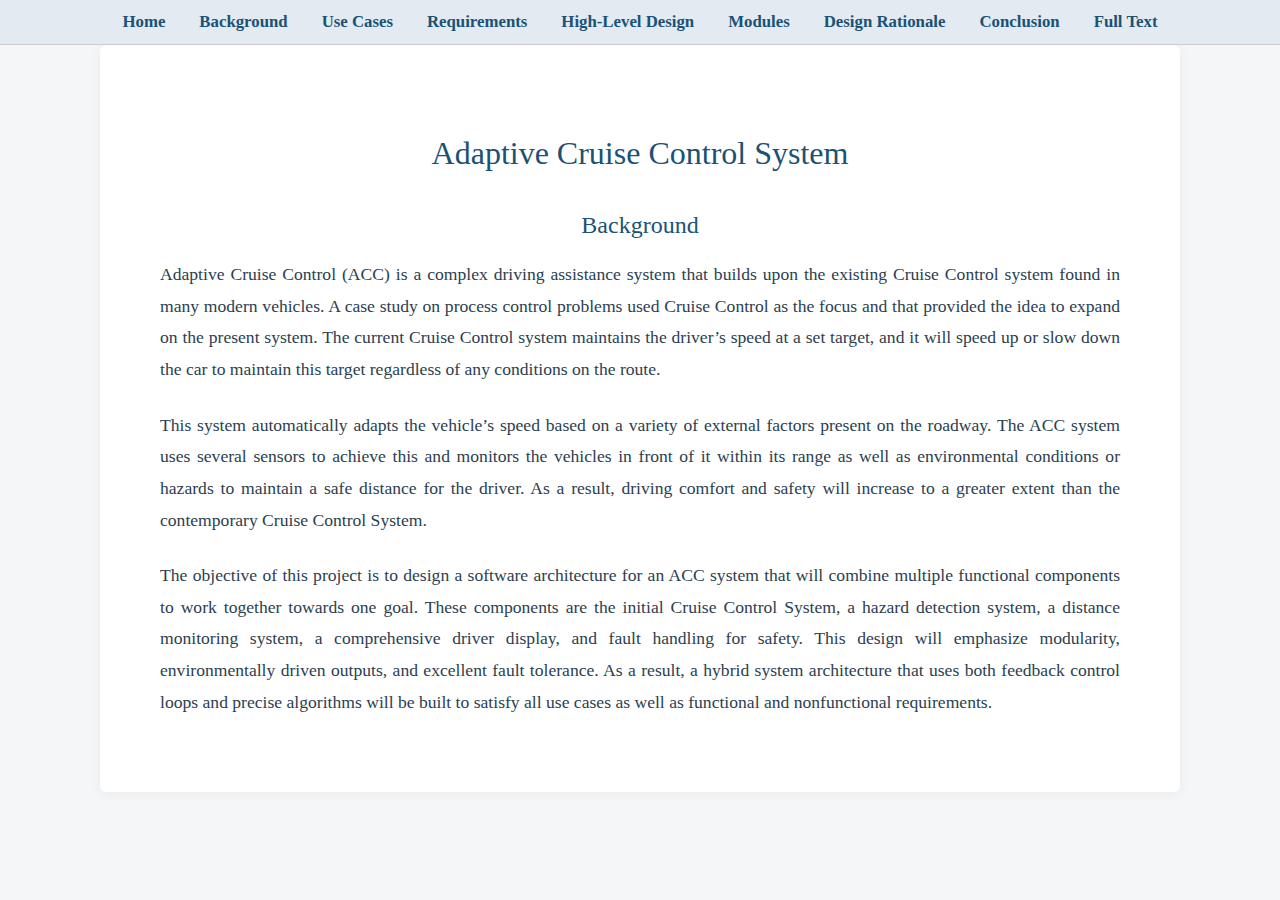
<file: background.html>
<!DOCTYPE html>
<html lang="en">
<head>
    <meta charset="UTF-8">
    <title>Background – Adaptive Cruise Control</title>
    <link rel="stylesheet" href="css/style.css">
</head>

<body>
<nav>
    <a href="index.html">Home</a>
    <a href="background.html">Background</a>
    <a href="usecases.html">Use Cases</a>
    <a href="requirements.html">Requirements</a>
    <a href="design.html">High-Level Design</a>
    <a href="modules.html">Modules</a>
    <a href="rationale.html">Design Rationale</a>
    <a href="conclusion.html">Conclusion</a>
    <a href="fulltext.html">Full Text</a>
</nav>

<div class="container">

<h1>Adaptive Cruise Control System</h1>
    <h2>Background</h2>

<p>
    Adaptive Cruise Control (ACC) is a complex driving assistance system that builds upon the existing Cruise Control system found in many modern vehicles. A case study on process control problems used Cruise Control as the focus and that provided the idea to expand on the present system. The current Cruise Control system maintains the driver’s speed at a set target, and it will speed up or slow down the car to maintain this target regardless of any conditions on the route.
</p>

<p>
    This system automatically adapts the vehicle’s speed based on a variety of external factors present on the roadway. The ACC system uses several sensors to achieve this and monitors the vehicles in front of it within its range as well as environmental conditions or hazards to maintain a safe distance for the driver. As a result, driving comfort and safety will increase to a greater extent than the contemporary Cruise Control System.
</p>

<p>
    The objective of this project is to design a software architecture for an ACC system that will combine multiple functional components to work together towards one goal. These components are the initial Cruise Control System, a hazard detection system, a distance monitoring system, a comprehensive driver display, and fault handling for safety. This design will emphasize modularity, environmentally driven outputs, and excellent fault tolerance. As a result, a hybrid system architecture that uses both feedback control loops and precise algorithms will be built to satisfy all use cases as well as functional and nonfunctional requirements.
</p>
</div>
</body>

</html>
</file>
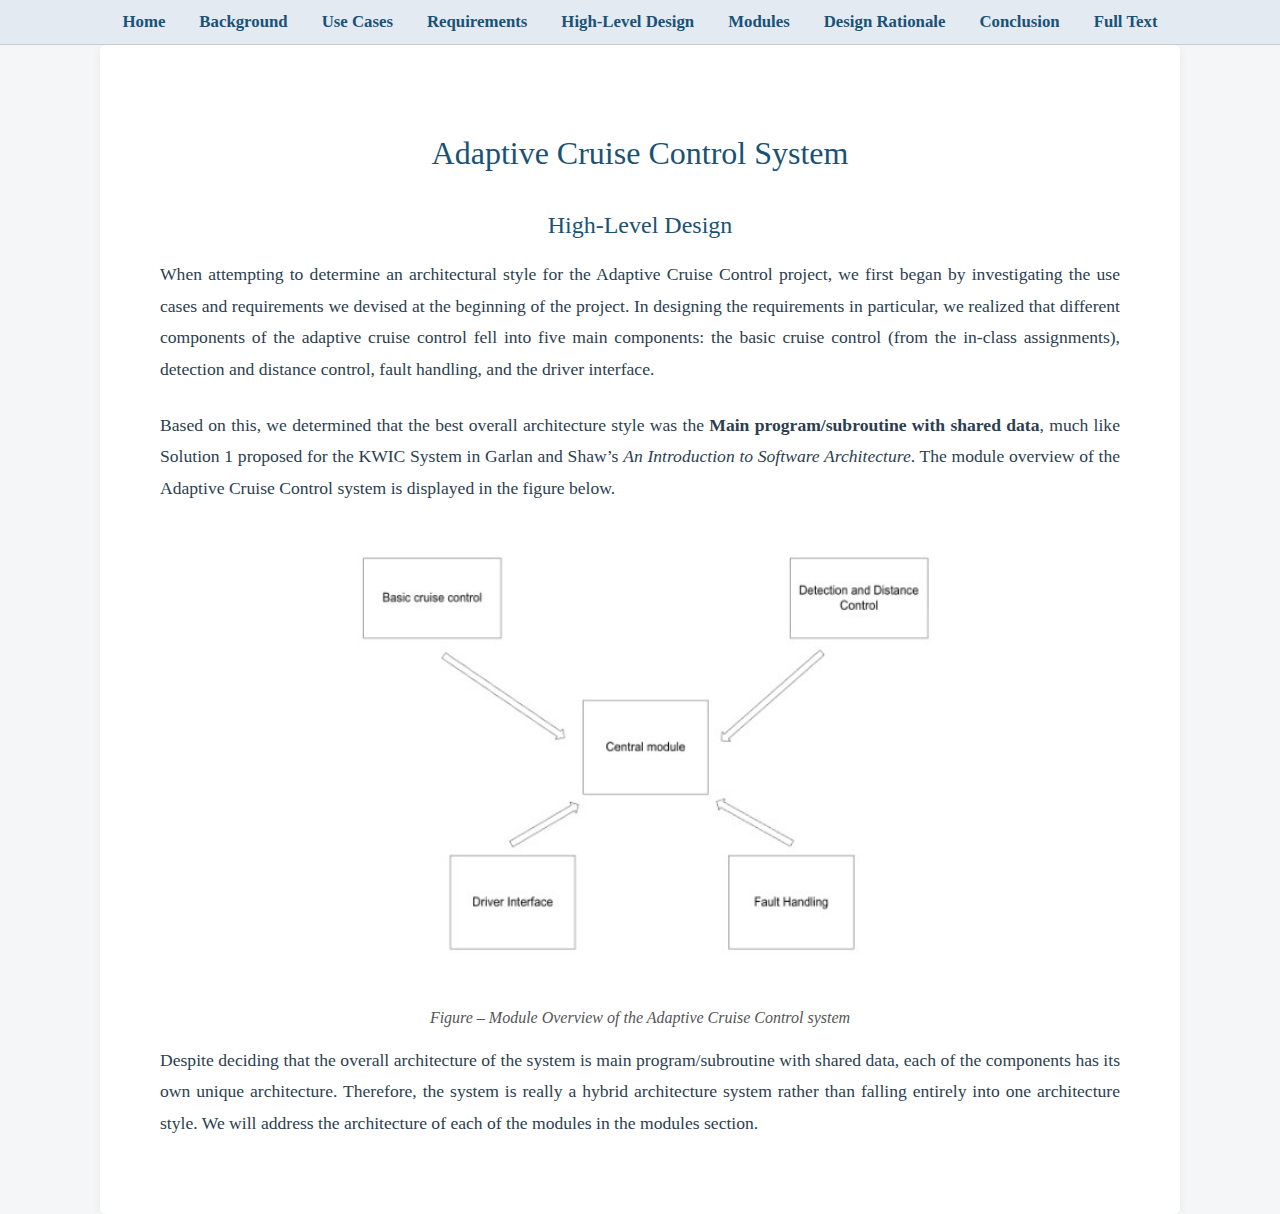
<file: design.html>
<!DOCTYPE html>
<html lang="en">
<head>
    <meta charset="UTF-8">
    <title>High-Level Design – Adaptive Cruise Control</title>
    <link rel="stylesheet" href="css/style.css">
</head>
<body>
<nav>
    <a href="index.html">Home</a>
    <a href="background.html">Background</a>
    <a href="usecases.html">Use Cases</a>
    <a href="requirements.html">Requirements</a>
    <a href="design.html">High-Level Design</a>
    <a href="modules.html">Modules</a>
    <a href="rationale.html">Design Rationale</a>
    <a href="conclusion.html">Conclusion</a>
    <a href="fulltext.html">Full Text</a>
</nav>


<div class="container">
    <h1>Adaptive Cruise Control System</h1>
    <h2>High-Level Design</h2>

    <p>
        When attempting to determine an architectural style for the Adaptive Cruise Control project, we first began by investigating the use cases and requirements we devised at the beginning of the project. In designing the requirements in particular, we realized that different components of the adaptive cruise control fell into five main components: the basic cruise control (from the in-class assignments), detection and distance control, fault handling, and the driver interface.
    </p>

    <p>
        Based on this, we determined that the best overall architecture style was the <strong>Main program/subroutine with shared data</strong>, much like Solution 1 proposed for the KWIC System in Garlan and Shaw’s <em>An Introduction to Software Architecture</em>. The module overview of the Adaptive Cruise Control system is displayed in the figure below.
    </p>

    <figure>
        <img src="images/high-level-design.jpg" alt="Module Overview of the Adaptive Cruise Control system" style="width:100%; max-width:600px; display:block; margin:40px auto;">
        <figcaption style="text-align:center; font-style:italic;">Figure – Module Overview of the Adaptive Cruise Control system</figcaption>
    </figure>

    <p>
        Despite deciding that the overall architecture of the system is main program/subroutine with shared data, each of the components has its own unique architecture. Therefore, the system is really a hybrid architecture system rather than falling entirely into one architecture style. We will address the architecture of each of the modules in the modules section.
    </p>
</div>
</body>
</html>
</file>
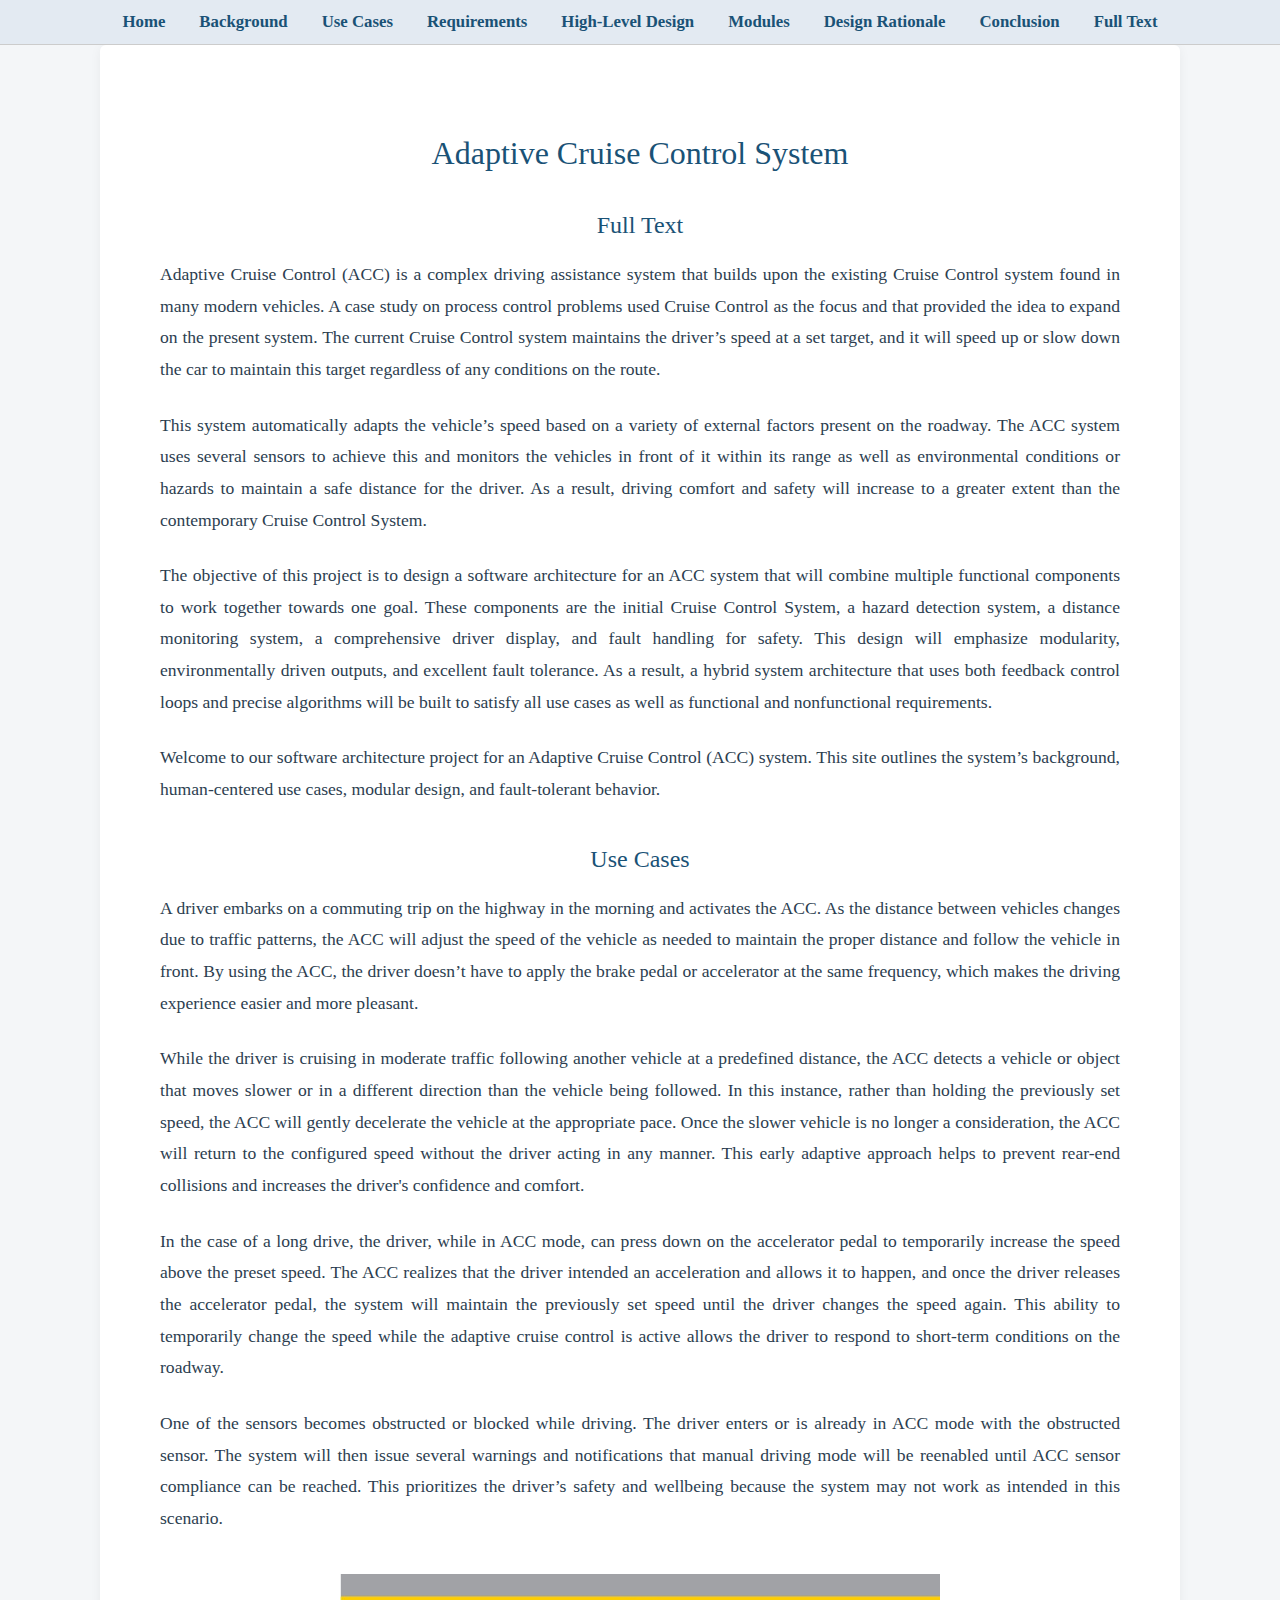
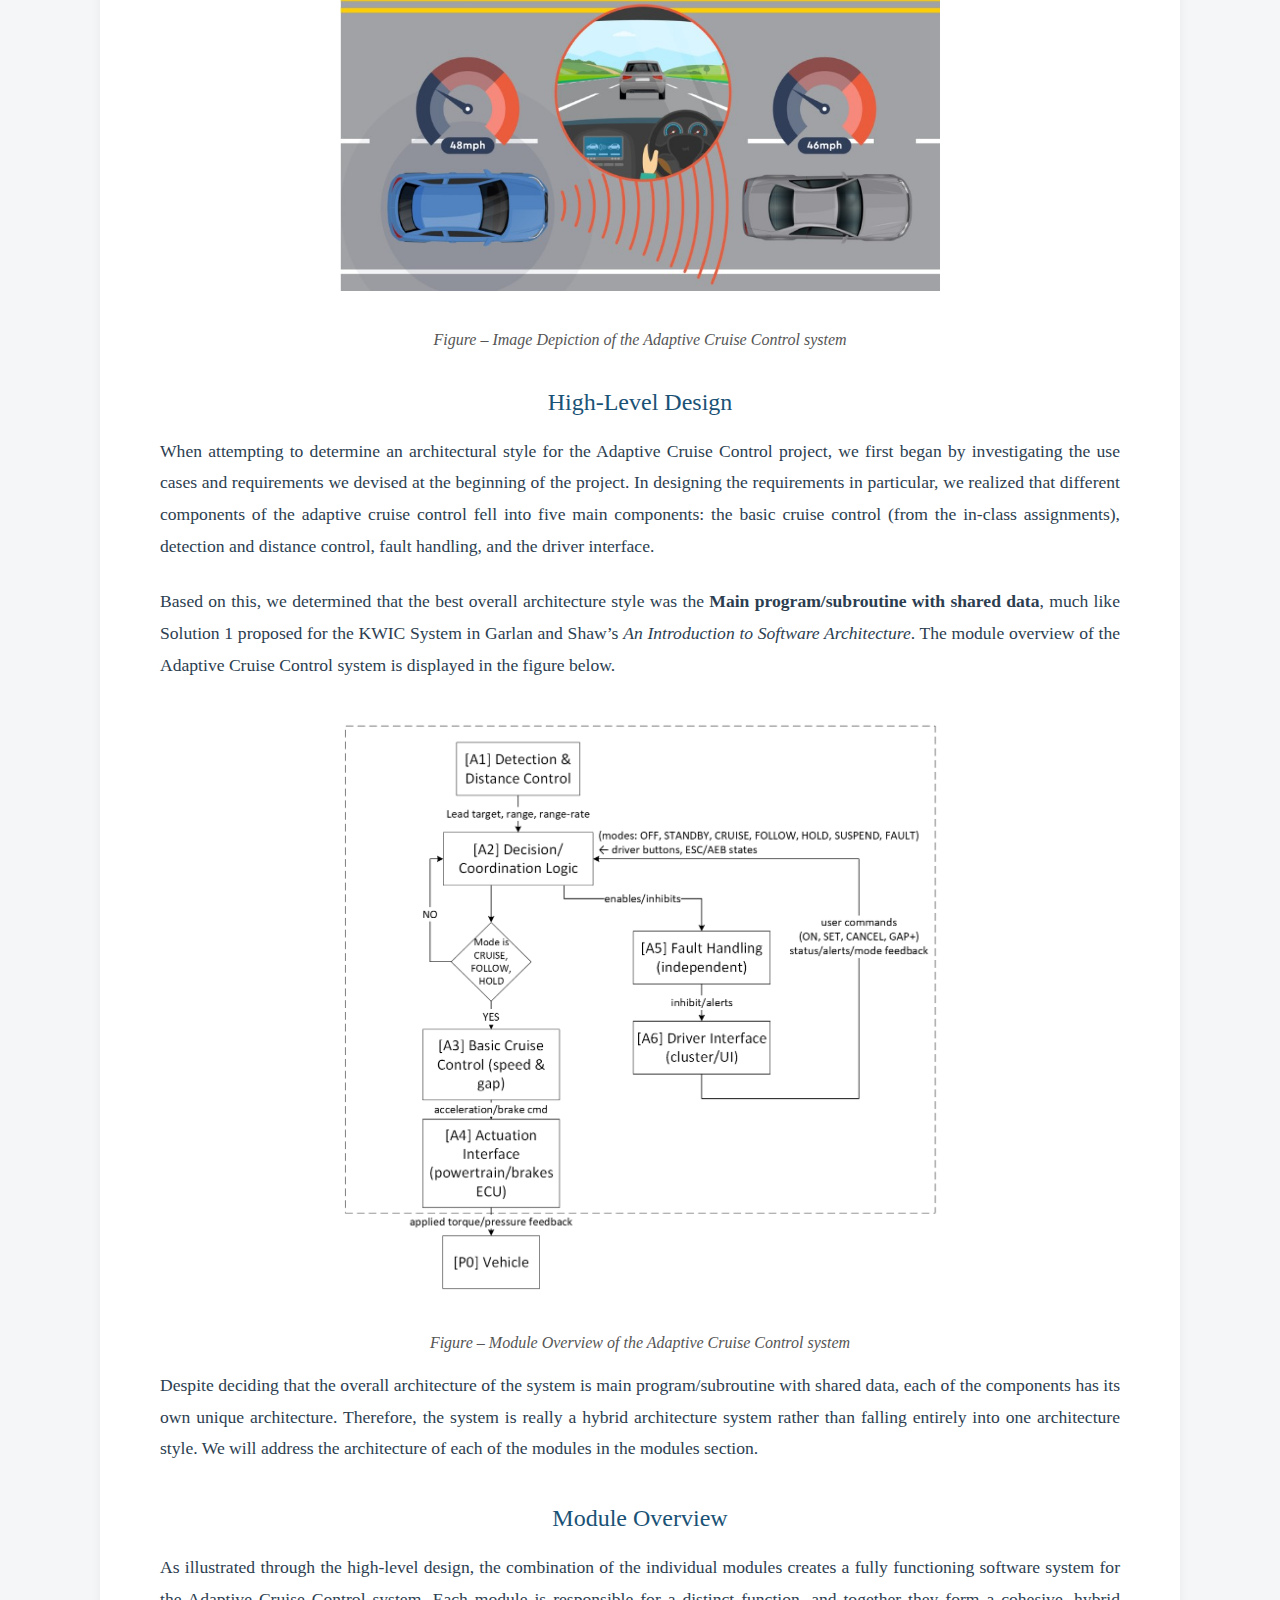
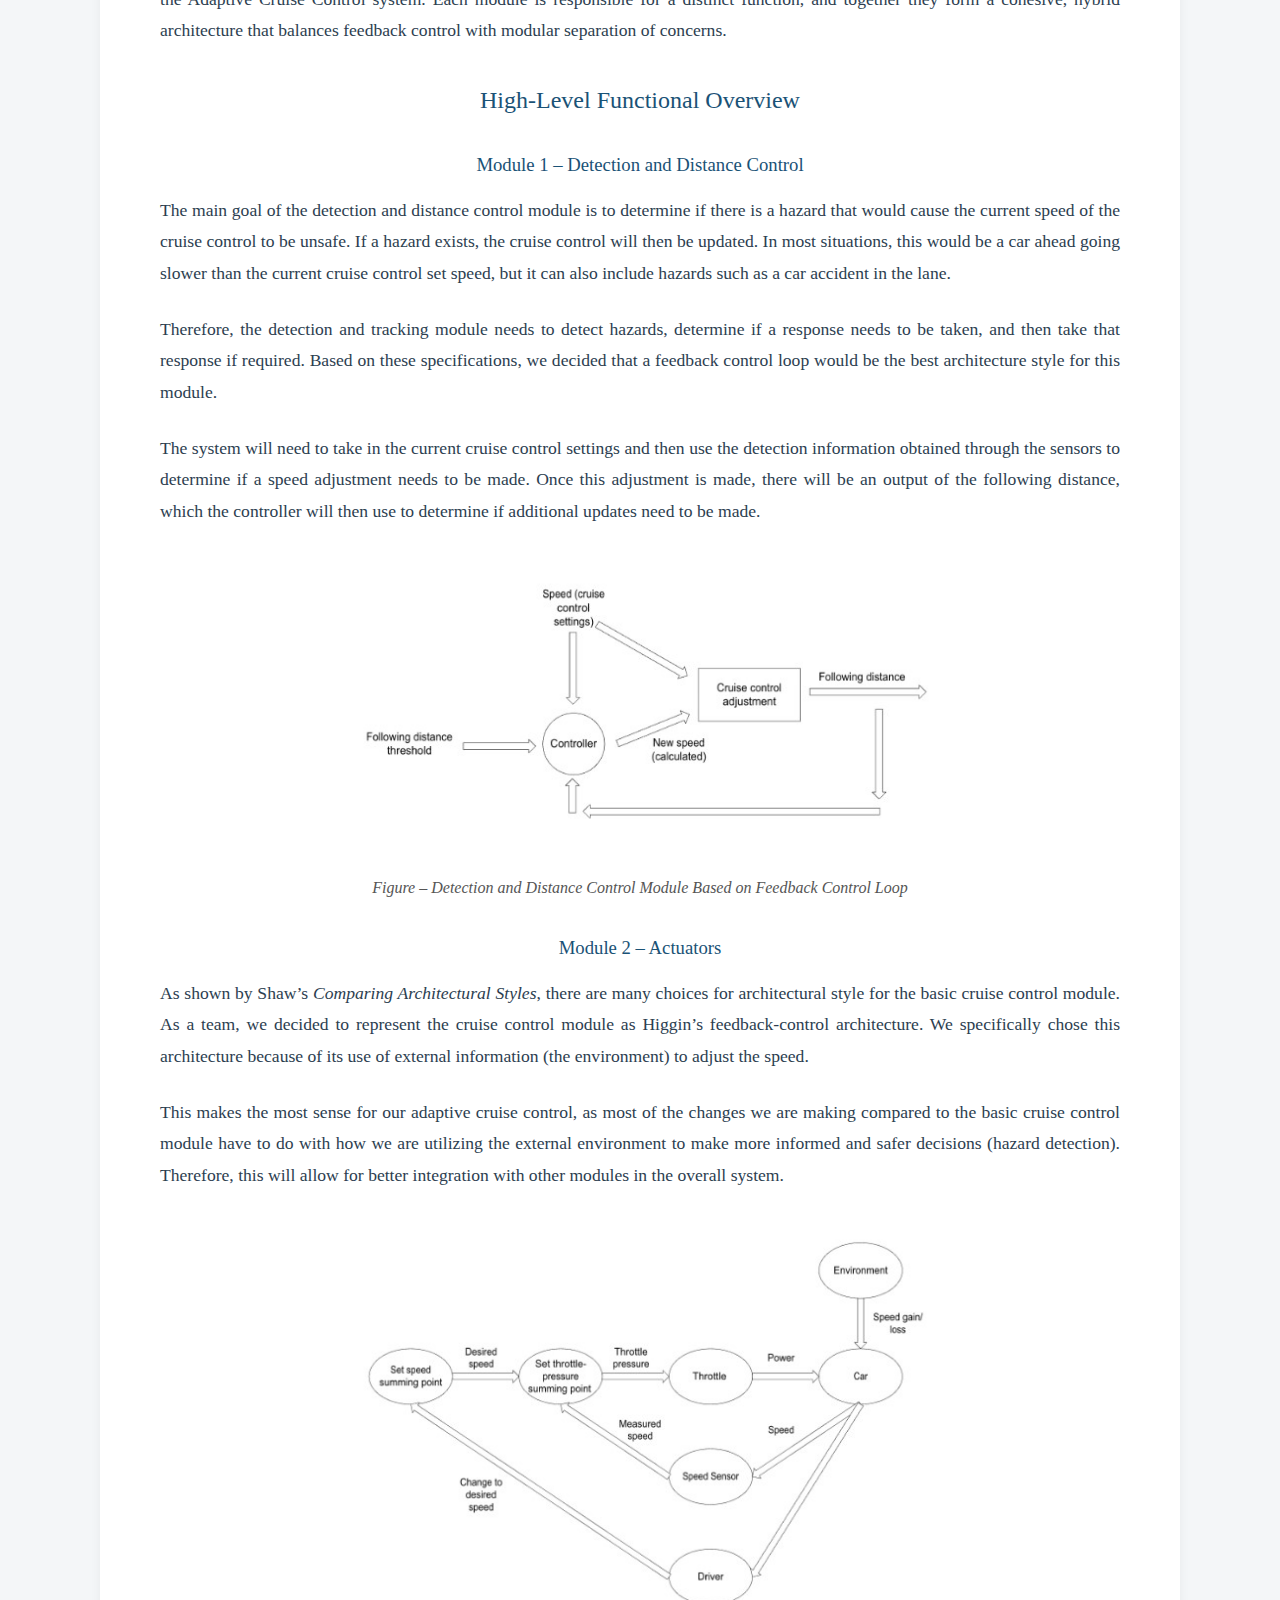
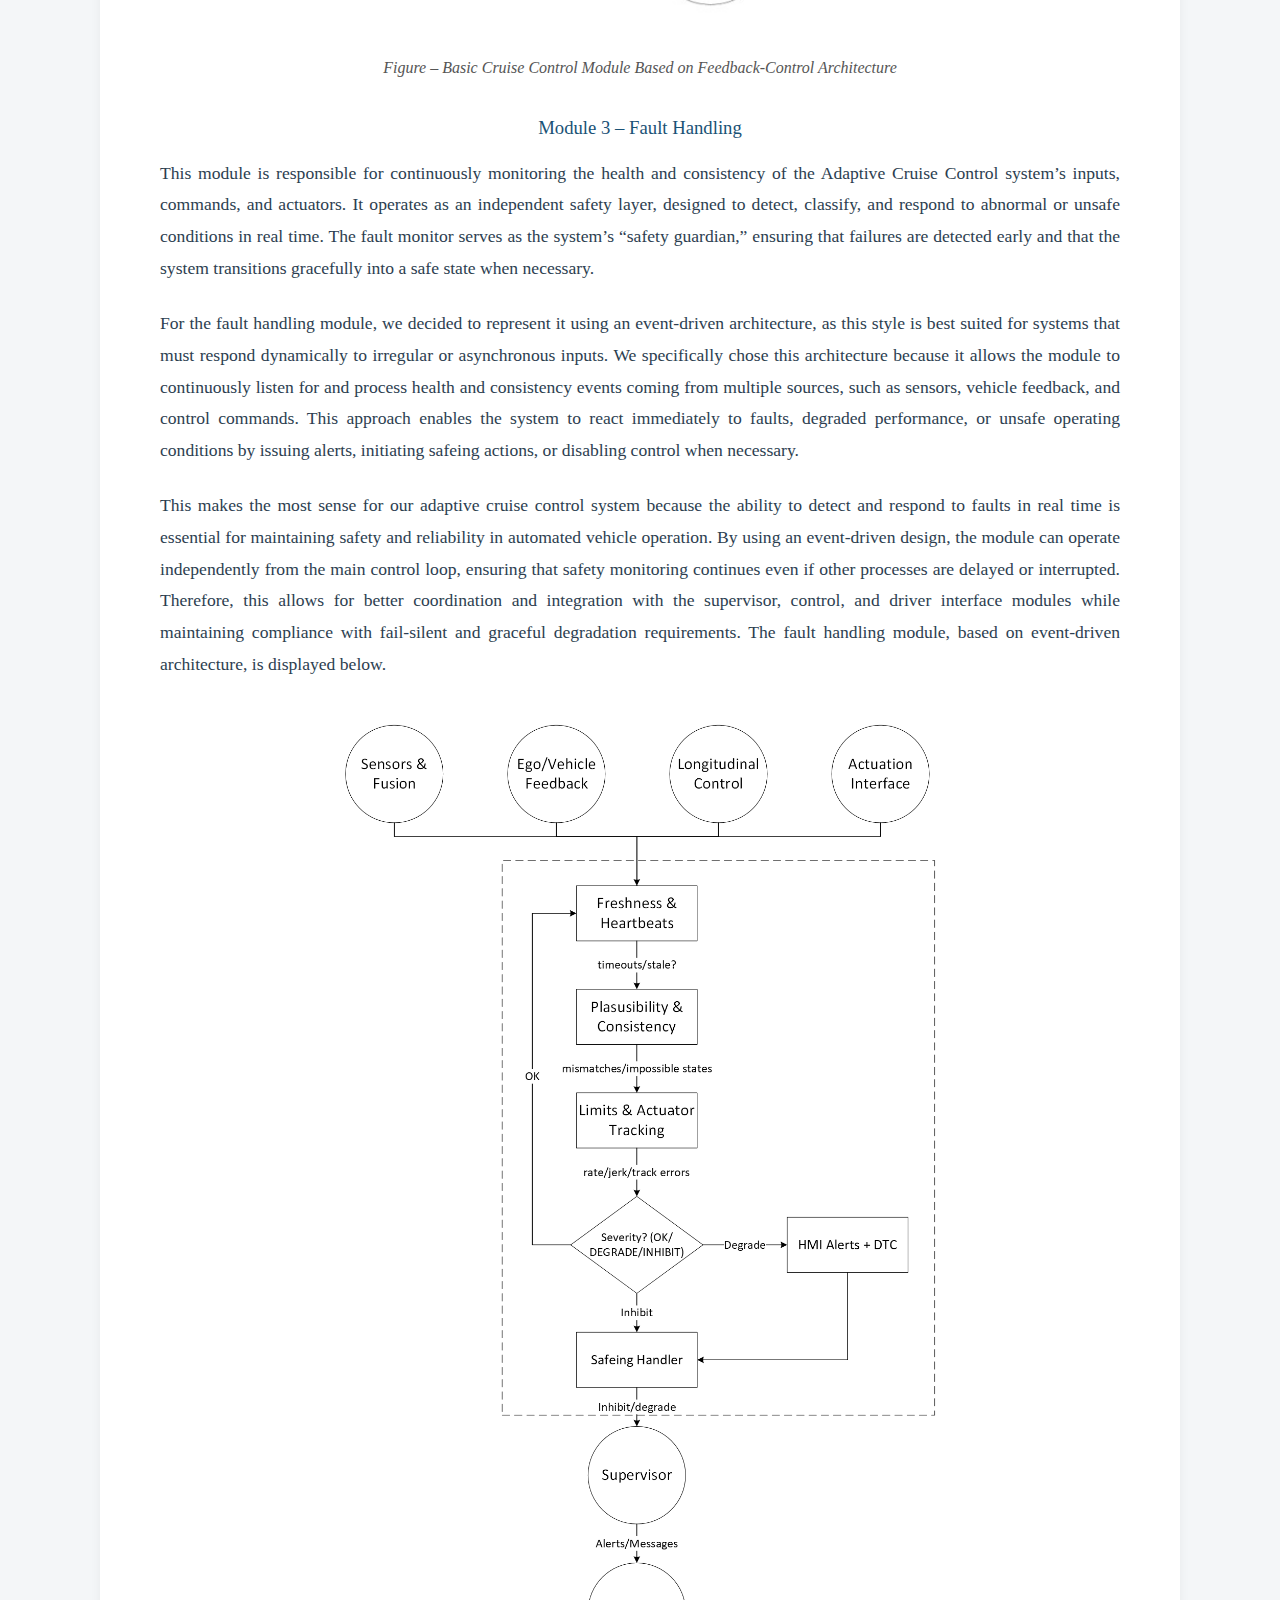
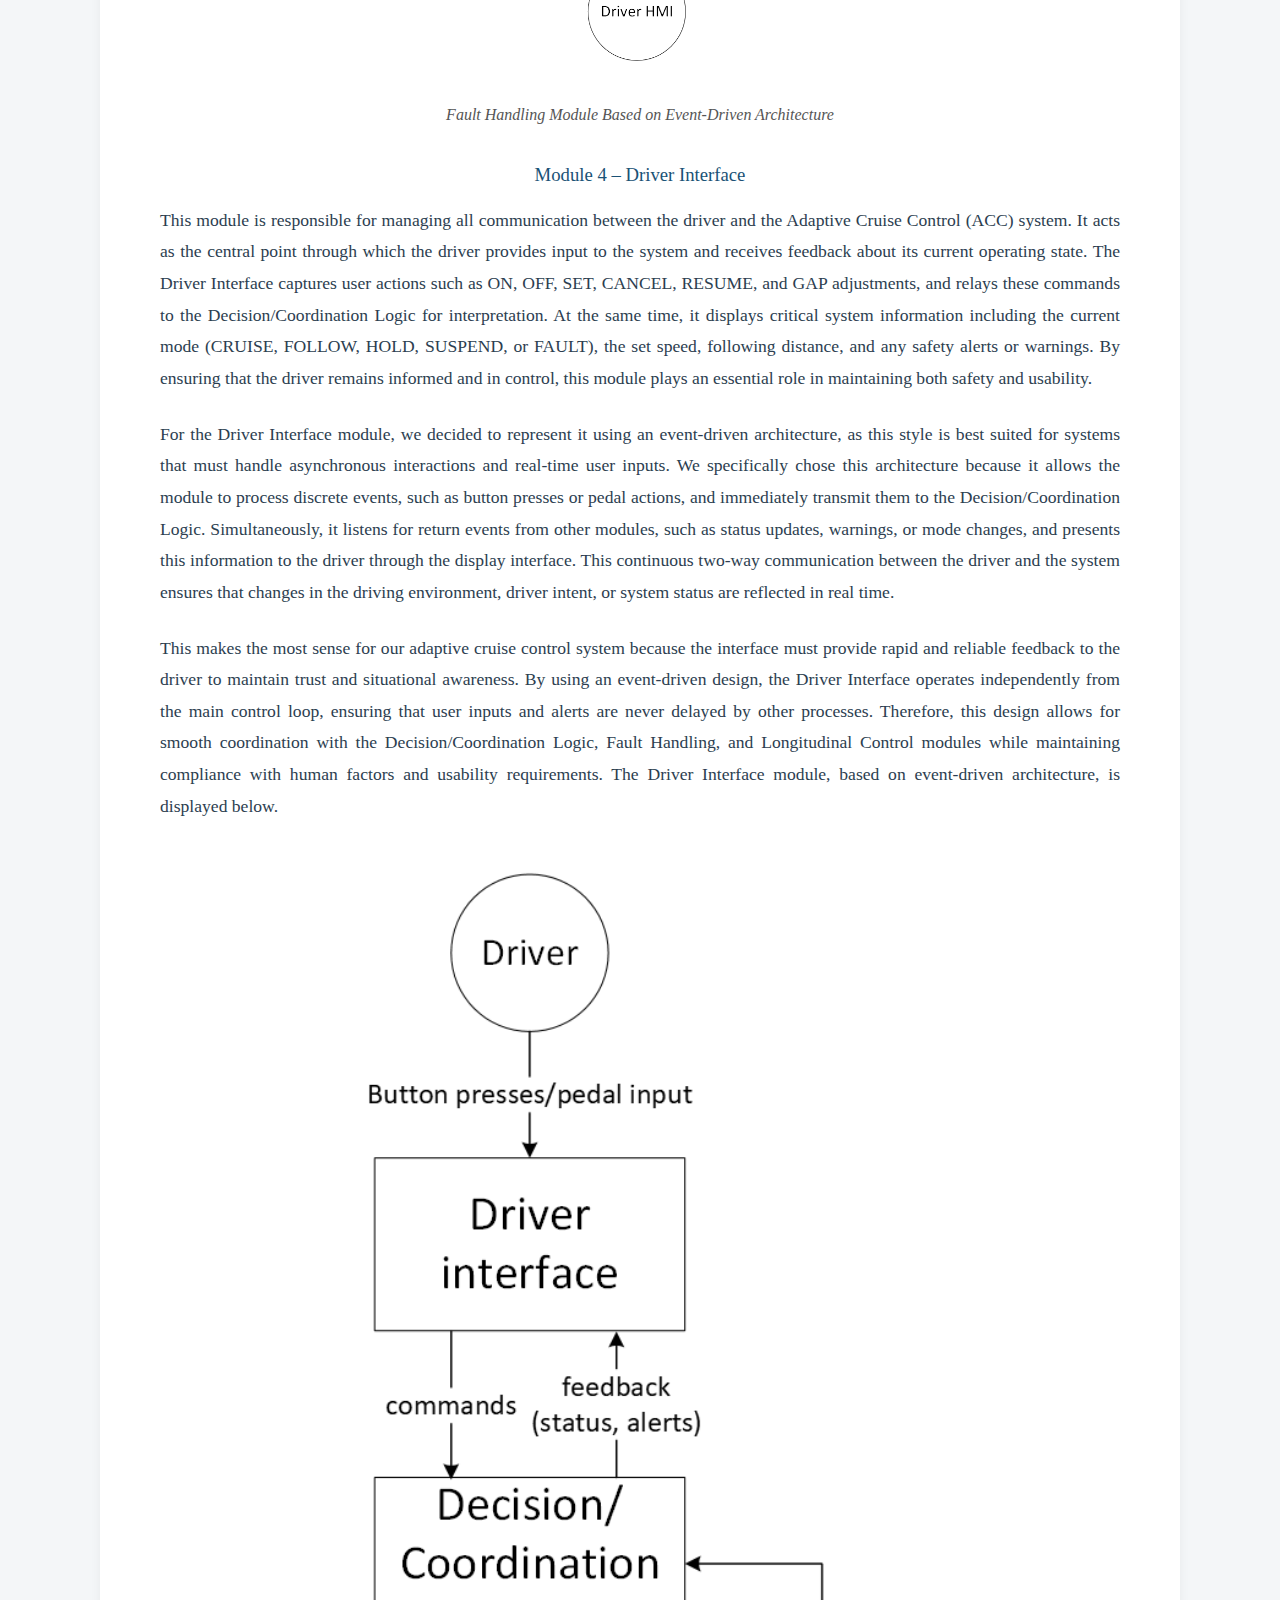
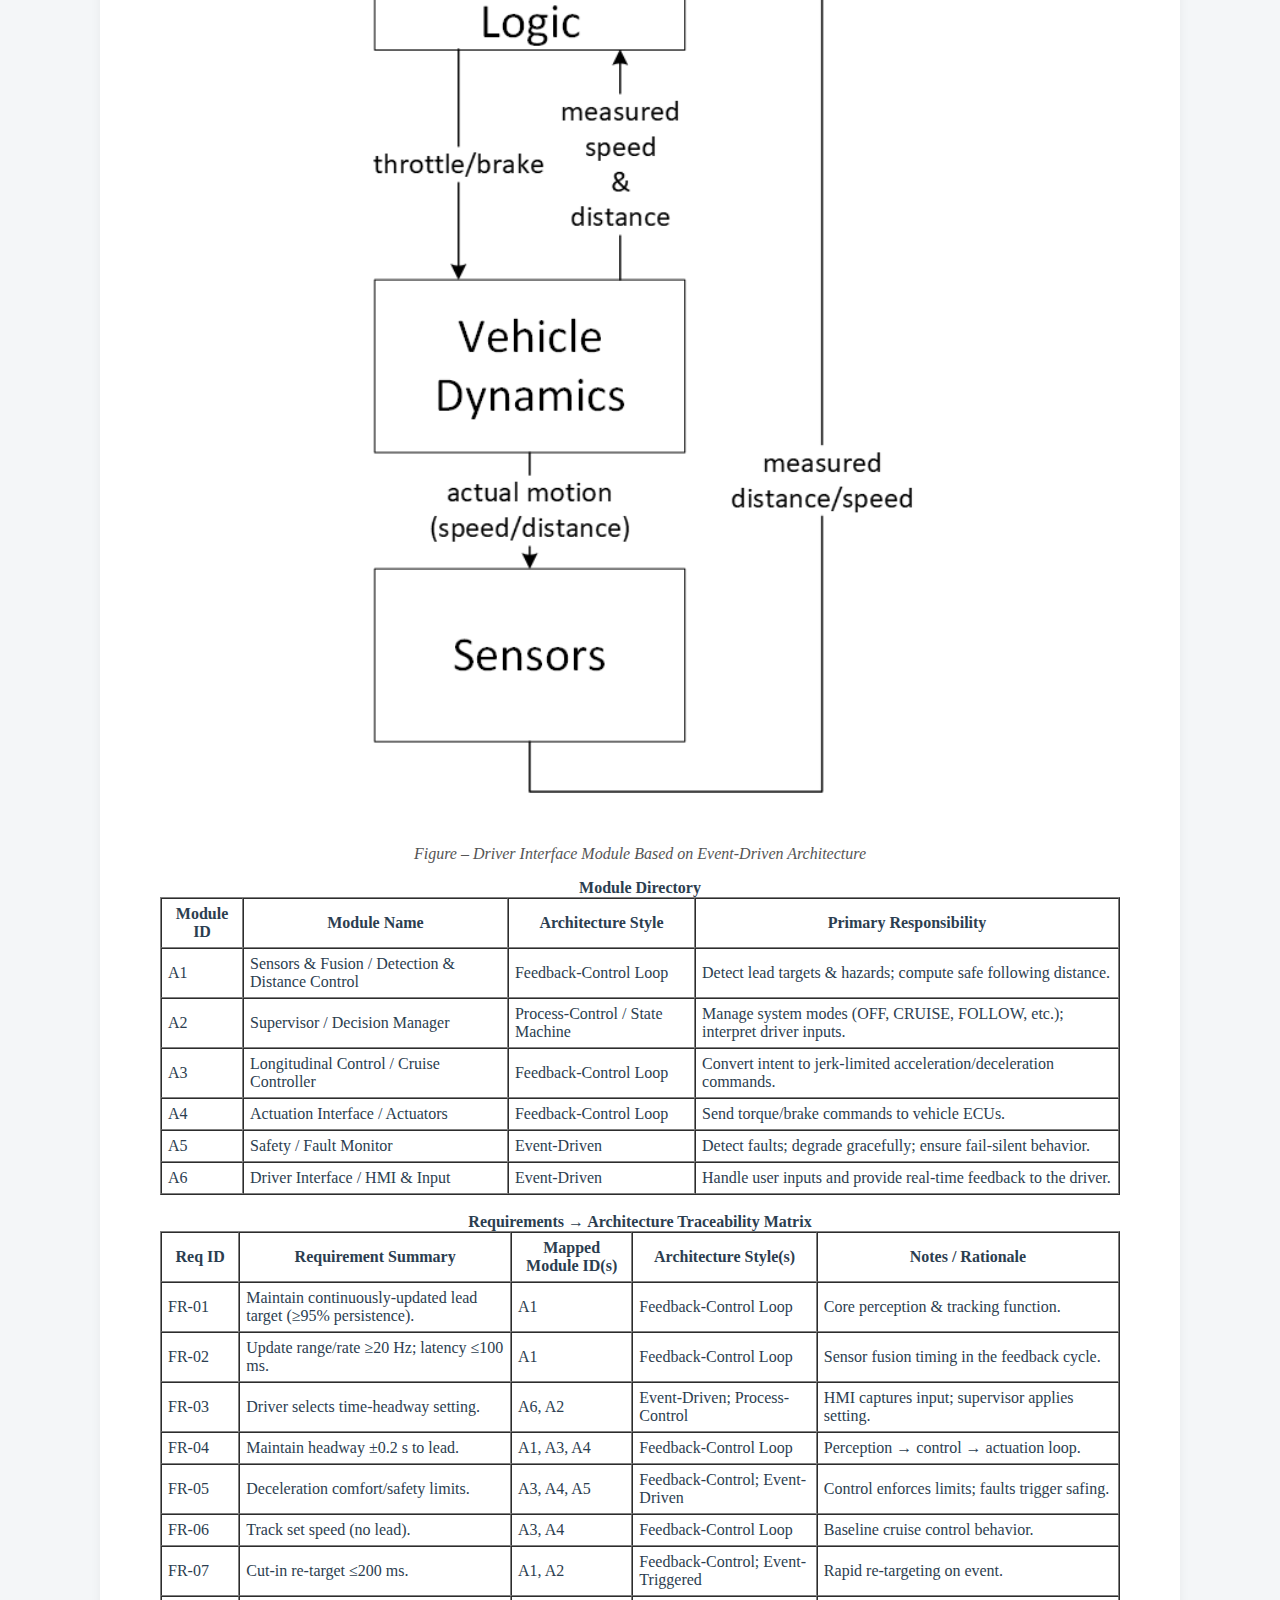
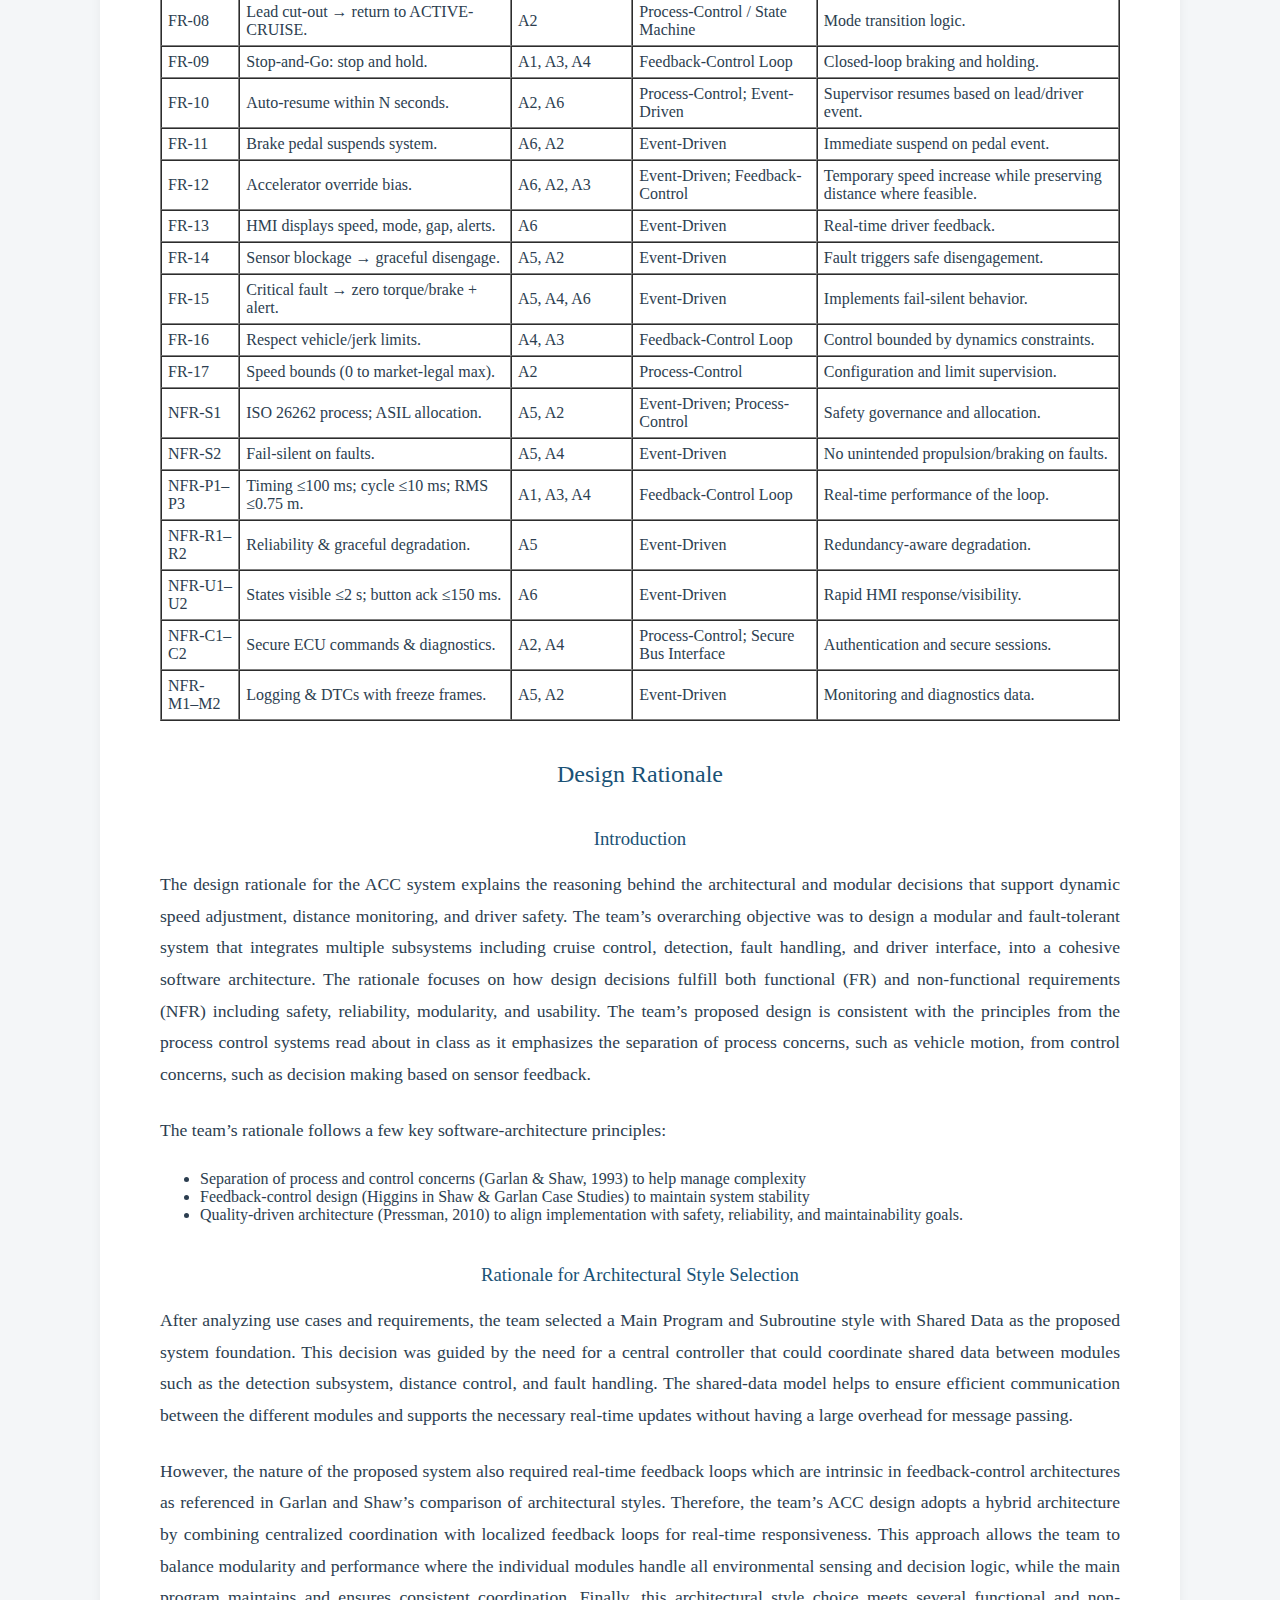
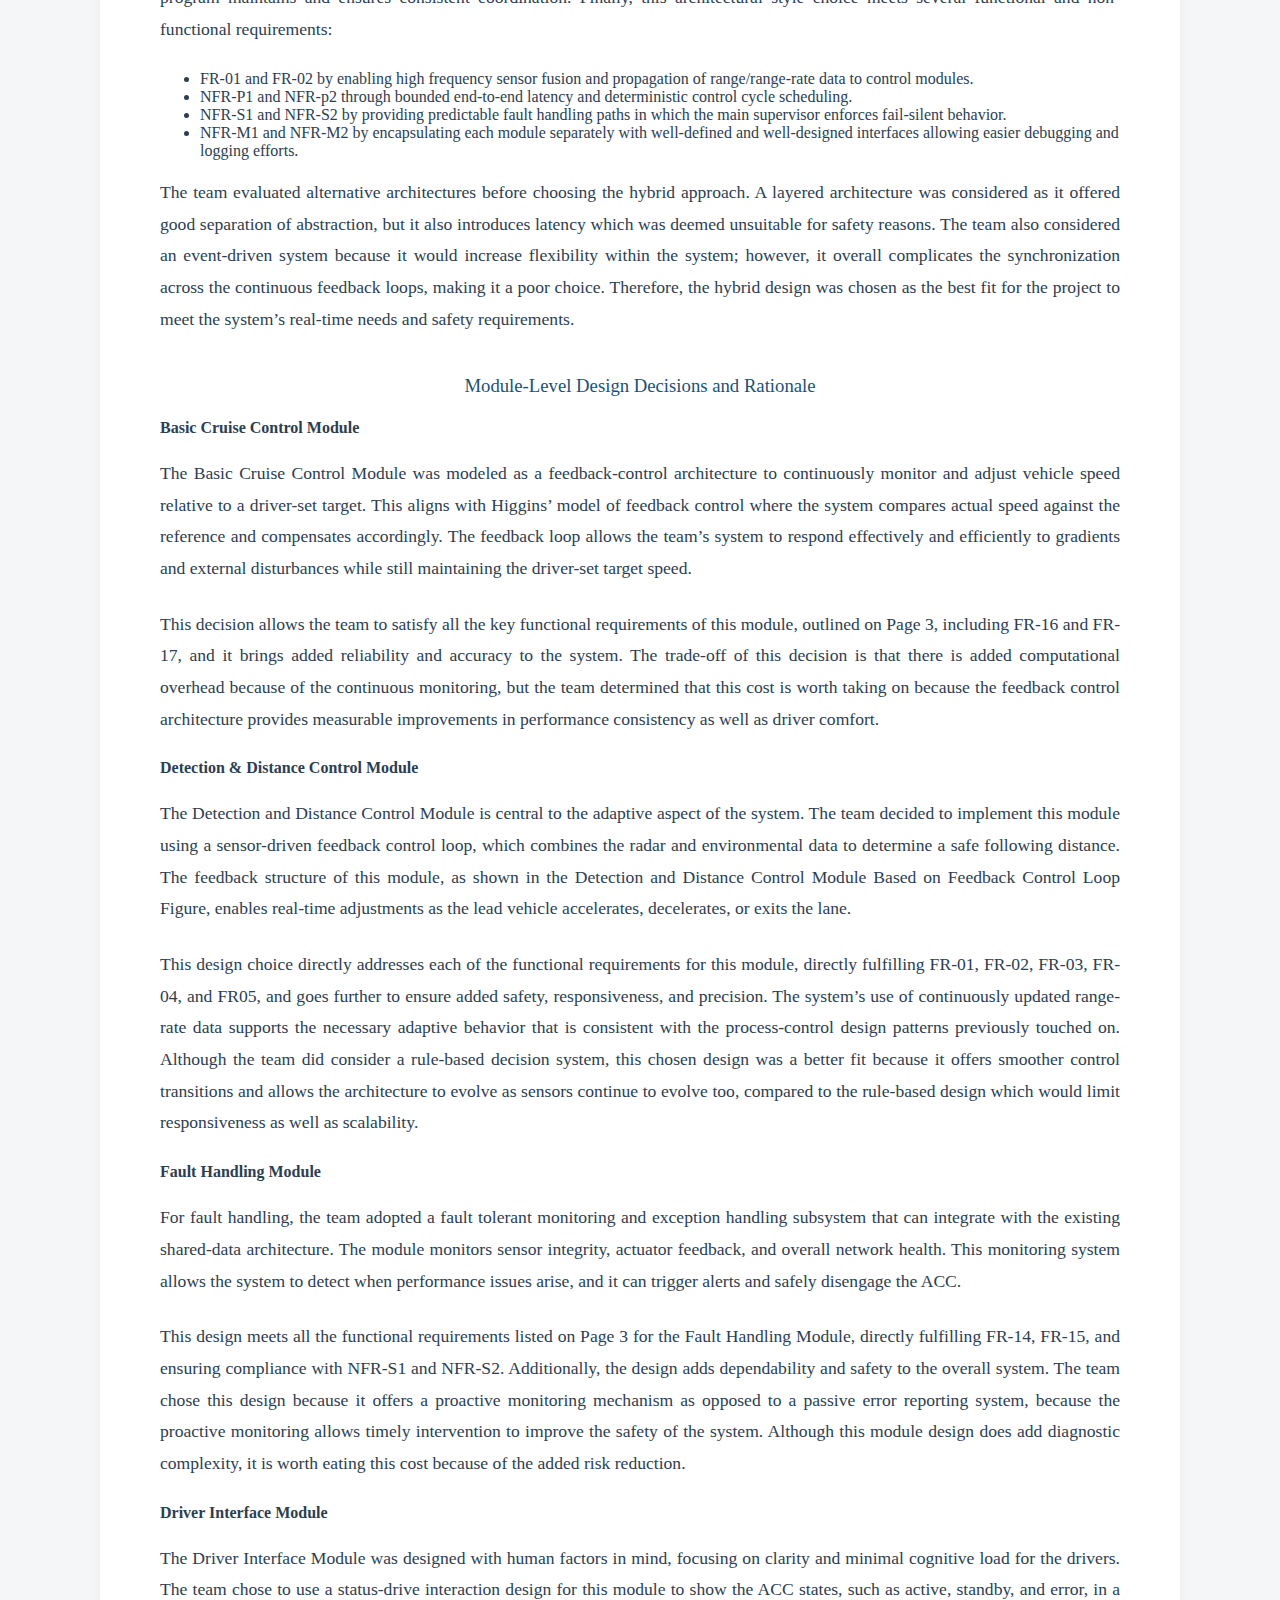
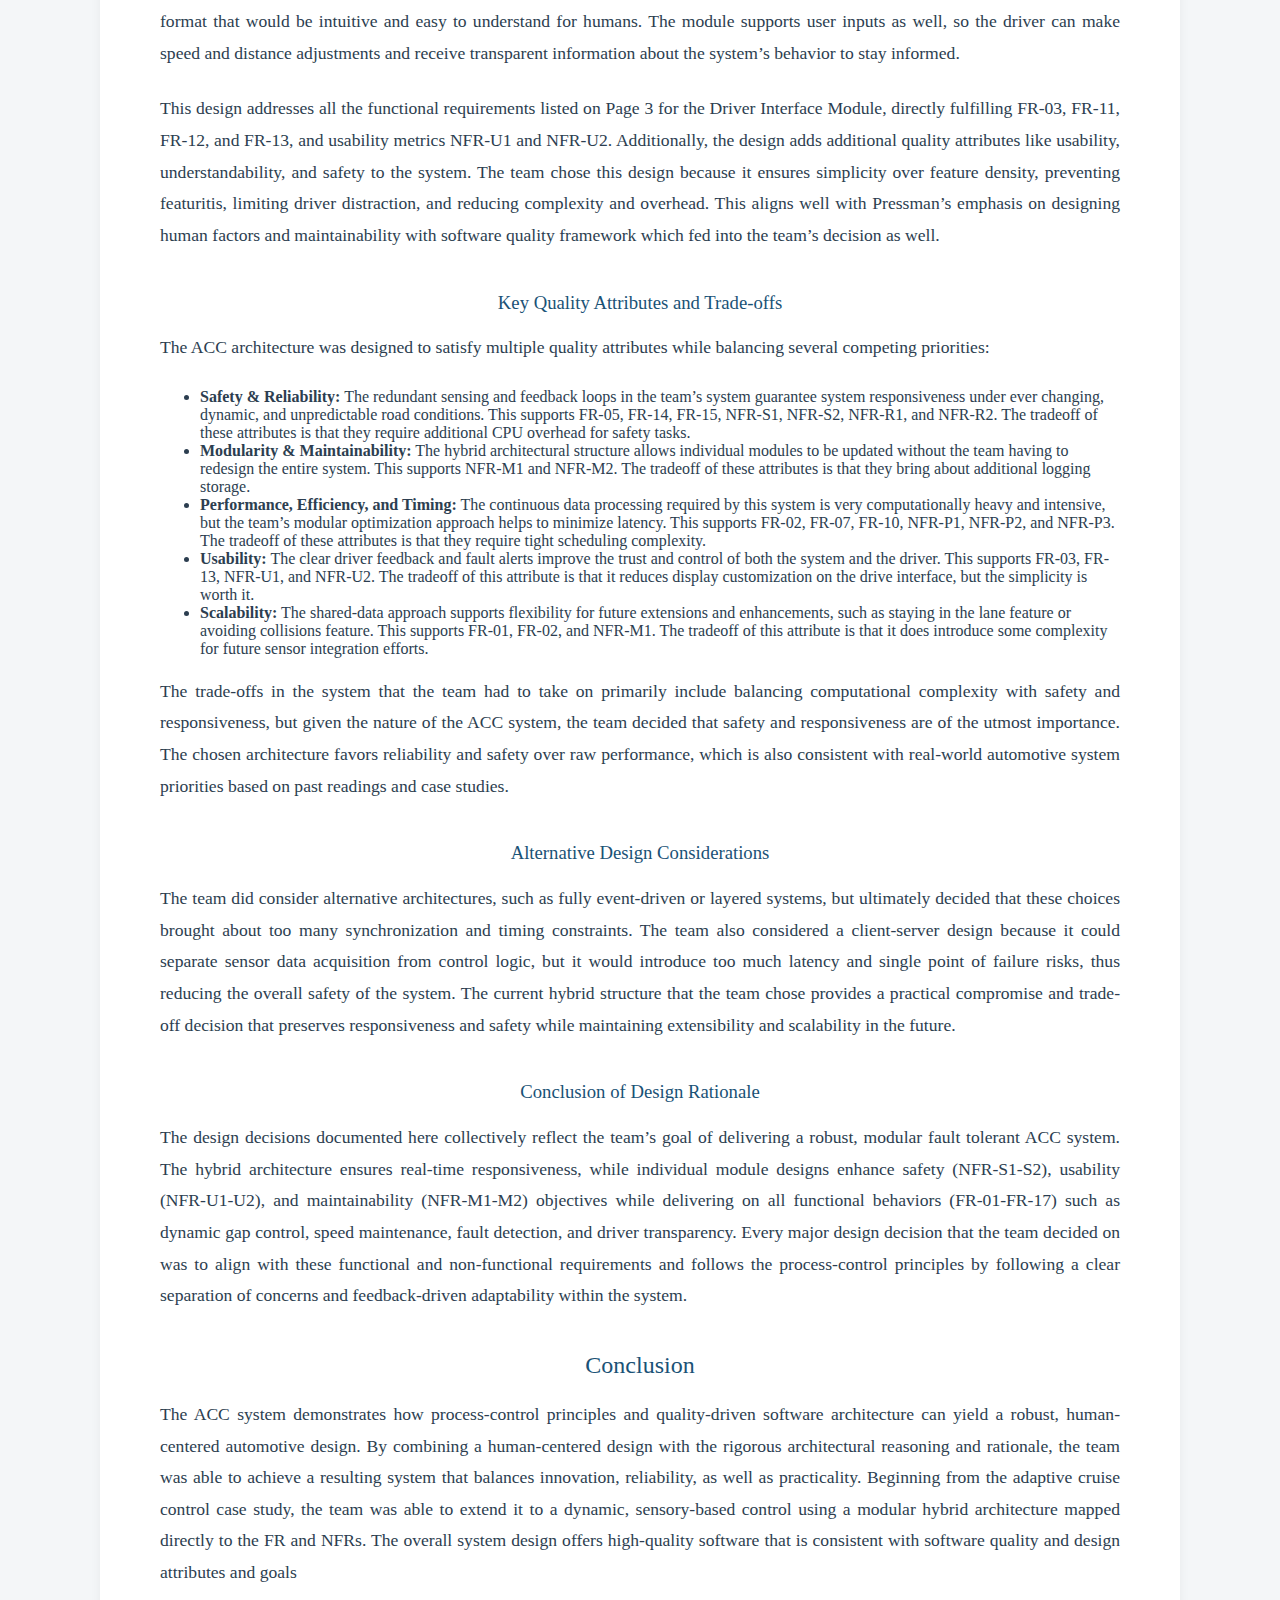
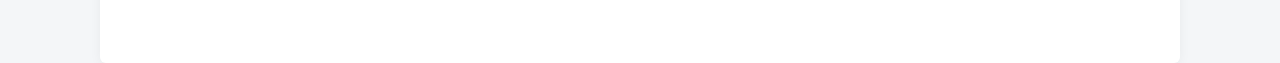
<file: fulltext.html>
<!DOCTYPE html>
<html lang="en">
<head>
    <meta charset="UTF-8">
    <title>Full Text – Adaptive Cruise Control</title>
    <link rel="stylesheet" href="css/style.css">
</head>
<body>
<nav>
    <a href="index.html">Home</a>
    <a href="background.html">Background</a>
    <a href="usecases.html">Use Cases</a>
    <a href="requirements.html">Requirements</a>
    <a href="design.html">High-Level Design</a>
    <a href="modules.html">Modules</a>
    <a href="rationale.html">Design Rationale</a>
    <a href="conclusion.html">Conclusion</a>
    <a href="fulltext.html">Full Text</a>
</nav>
<div class="container">
    <h1>Adaptive Cruise Control System</h1>
    <h2>Full Text</h2>

    <p>
        Adaptive Cruise Control (ACC) is a complex driving assistance system that builds upon the existing Cruise Control system found in many modern vehicles. A case study on process control problems used Cruise Control as the focus and that provided the idea to expand on the present system. The current Cruise Control system maintains the driver’s speed at a set target, and it will speed up or slow down the car to maintain this target regardless of any conditions on the route.
    </p>

    <p>
        This system automatically adapts the vehicle’s speed based on a variety of external factors present on the roadway. The ACC system uses several sensors to achieve this and monitors the vehicles in front of it within its range as well as environmental conditions or hazards to maintain a safe distance for the driver. As a result, driving comfort and safety will increase to a greater extent than the contemporary Cruise Control System.
    </p>

    <p>
        The objective of this project is to design a software architecture for an ACC system that will combine multiple functional components to work together towards one goal. These components are the initial Cruise Control System, a hazard detection system, a distance monitoring system, a comprehensive driver display, and fault handling for safety. This design will emphasize modularity, environmentally driven outputs, and excellent fault tolerance. As a result, a hybrid system architecture that uses both feedback control loops and precise algorithms will be built to satisfy all use cases as well as functional and nonfunctional requirements.
    </p>
    <p>Welcome to our software architecture project for an Adaptive Cruise Control (ACC) system. This site outlines the system’s background, human-centered use cases, modular design, and fault-tolerant behavior.</p>
    <h2>Use Cases</h2>

    <p>
        A driver embarks on a commuting trip on the highway in the morning and activates the ACC. As the distance between vehicles changes due to traffic patterns, the ACC will adjust the speed of the vehicle as needed to maintain the proper distance and follow the vehicle in front. By using the ACC, the driver doesn’t have to apply the brake pedal or accelerator at the same frequency, which makes the driving experience easier and more pleasant.
    </p>

    <p>
        While the driver is cruising in moderate traffic following another vehicle at a predefined distance, the ACC detects a vehicle or object that moves slower or in a different direction than the vehicle being followed. In this instance, rather than holding the previously set speed, the ACC will gently decelerate the vehicle at the appropriate pace. Once the slower vehicle is no longer a consideration, the ACC will return to the configured speed without the driver acting in any manner. This early adaptive approach helps to prevent rear-end collisions and increases the driver's confidence and comfort.
    </p>

    <p>
        In the case of a long drive, the driver, while in ACC mode, can press down on the accelerator pedal to temporarily increase the speed above the preset speed. The ACC realizes that the driver intended an acceleration and allows it to happen, and once the driver releases the accelerator pedal, the system will maintain the previously set speed until the driver changes the speed again. This ability to temporarily change the speed while the adaptive cruise control is active allows the driver to respond to short-term conditions on the roadway.
    </p>

    <p>
        One of the sensors becomes obstructed or blocked while driving. The driver enters or is already in ACC mode with the obstructed sensor. The system will then issue several warnings and notifications that manual driving mode will be reenabled until ACC sensor compliance can be reached. This prioritizes the driver’s safety and wellbeing because the system may not work as intended in this scenario.
    </p>
    <figure>
        <img src="images/adaptive-cruise-control.jpg" alt="Module Overview of the Adaptive Cruise Control system">
        <figcaption>Figure – Image Depiction of the Adaptive Cruise Control system</figcaption>
    </figure>
    <h2>High-Level Design</h2>

    <p>
        When attempting to determine an architectural style for the Adaptive Cruise Control project, we first began by investigating the use cases and requirements we devised at the beginning of the project. In designing the requirements in particular, we realized that different components of the adaptive cruise control fell into five main components: the basic cruise control (from the in-class assignments), detection and distance control, fault handling, and the driver interface.
    </p>

    <p>
        Based on this, we determined that the best overall architecture style was the <strong>Main program/subroutine with shared data</strong>, much like Solution 1 proposed for the KWIC System in Garlan and Shaw’s <em>An Introduction to Software Architecture</em>. The module overview of the Adaptive Cruise Control system is displayed in the figure below.
    </p>

    <figure>
        <img src="images/high-level-functional-arch-2.png" alt="Module Overview of the Adaptive Cruise Control system" style="width:100%; max-width:600px; display:block; margin:40px auto;">
        <figcaption style="text-align:center; font-style:italic;">Figure – Module Overview of the Adaptive Cruise Control system</figcaption>
    </figure>

    <p>
        Despite deciding that the overall architecture of the system is main program/subroutine with shared data, each of the components has its own unique architecture. Therefore, the system is really a hybrid architecture system rather than falling entirely into one architecture style. We will address the architecture of each of the modules in the modules section.
    </p>
    <h2>Module Overview</h2>
    <p>
        As illustrated through the high-level design, the combination of the individual modules creates a fully functioning software system for the Adaptive Cruise Control system. Each module is responsible for a distinct function, and together they form a cohesive, hybrid architecture that balances feedback control with modular separation of concerns.
    </p>

    <h2>High-Level Functional Overview</h2>

    <h3>Module 1 – Detection and Distance Control</h3>
    <p>
        The main goal of the detection and distance control module is to determine if there is a hazard that would cause the current speed of the cruise control to be unsafe. If a hazard exists, the cruise control will then be updated. In most situations, this would be a car ahead going slower than the current cruise control set speed, but it can also include hazards such as a car accident in the lane.
    </p>
    <p>
        Therefore, the detection and tracking module needs to detect hazards, determine if a response needs to be taken, and then take that response if required. Based on these specifications, we decided that a feedback control loop would be the best architecture style for this module.
    </p>
    <p>
        The system will need to take in the current cruise control settings and then use the detection information obtained through the sensors to determine if a speed adjustment needs to be made. Once this adjustment is made, there will be an output of the following distance, which the controller will then use to determine if additional updates need to be made.
    </p>

    <figure>
        <img src="images/detection-distance-control-design.jpg" alt="Detection and Distance Control Module Diagram" style="width:100%; max-width:600px; display:block; margin:40px auto;">
        <figcaption style="text-align:center; font-style:italic;">Figure – Detection and Distance Control Module Based on Feedback Control Loop</figcaption>
    </figure>

    <h3>Module 2 – Actuators</h3>
    <p>
        As shown by Shaw’s <em>Comparing Architectural Styles</em>, there are many choices for architectural style for the basic cruise control module. As a team, we decided to represent the cruise control module as Higgin’s feedback-control architecture. We specifically chose this architecture because of its use of external information (the environment) to adjust the speed.
    </p>
    <p>
        This makes the most sense for our adaptive cruise control, as most of the changes we are making compared to the basic cruise control module have to do with how we are utilizing the external environment to make more informed and safer decisions (hazard detection). Therefore, this will allow for better integration with other modules in the overall system.
    </p>

    <figure>
        <img src="images/basic-cruise-control.jpg" alt="Basic Cruise Control Module Diagram" style="width:100%; max-width:600px; display:block; margin:40px auto;">
        <figcaption style="text-align:center; font-style:italic;">Figure – Basic Cruise Control Module Based on Feedback-Control Architecture</figcaption>
    </figure>

    <h3>Module 3 – Fault Handling</h3>
    <p>
        This module is responsible for continuously monitoring the health and consistency of the Adaptive Cruise Control system’s inputs, commands, and actuators. It operates as an independent safety layer, designed to detect, classify, and respond to abnormal or unsafe conditions in real time. The fault monitor serves as the system’s “safety guardian,” ensuring that failures are detected early and that the system transitions gracefully into a safe state when necessary.
    </p>
    <p>
        For the fault handling module, we decided to represent it using an event-driven architecture, as this style is best suited for systems that must respond dynamically to irregular or asynchronous inputs. We specifically chose this architecture because it allows the module to continuously listen for and process health and consistency events coming from multiple sources, such as sensors, vehicle feedback, and control commands. This approach enables the system to react immediately to faults, degraded performance, or unsafe operating conditions by issuing alerts, initiating safeing actions, or disabling control when necessary.
    </p>
    <p>
        This makes the most sense for our adaptive cruise control system because the ability to detect and respond to faults in real time is essential for maintaining safety and reliability in automated vehicle operation. By using an event-driven design, the module can operate independently from the main control loop, ensuring that safety monitoring continues even if other processes are delayed or interrupted. Therefore, this allows for better coordination and integration with the supervisor, control, and driver interface modules while maintaining compliance with fail-silent and graceful degradation requirements. The fault handling module, based on event-driven architecture, is displayed below.
    </p>

    <figure>
        <img src="images/fault-handling-arch.png" alt="Basic Cruise Control Module Diagram" style="width:100%; max-width:600px; display:block; margin:40px auto;">
        <figcaption style="text-align:center; font-style:italic;">Fault Handling Module Based on Event-Driven Architecture</figcaption>
    </figure>

    <h3>Module 4 – Driver Interface</h3>
    <p>
        This module is responsible for managing all communication between the driver and the Adaptive Cruise Control (ACC) system. It acts as the central point through which the driver provides input to the system and receives feedback about its current operating state. The Driver Interface captures user actions such as ON, OFF, SET, CANCEL, RESUME, and GAP adjustments, and relays these commands to the Decision/Coordination Logic for interpretation. At the same time, it displays critical system information including the current mode (CRUISE, FOLLOW, HOLD, SUSPEND, or FAULT), the set speed, following distance, and any safety alerts or warnings. By ensuring that the driver remains informed and in control, this module plays an essential role in maintaining both safety and usability.
    </p>
    <p>
        For the Driver Interface module, we decided to represent it using an event-driven architecture, as this style is best suited for systems that must handle asynchronous interactions and real-time user inputs. We specifically chose this architecture because it allows the module to process discrete events, such as button presses or pedal actions, and immediately transmit them to the Decision/Coordination Logic. Simultaneously, it listens for return events from other modules, such as status updates, warnings, or mode changes, and presents this information to the driver through the display interface. This continuous two-way communication between the driver and the system ensures that changes in the driving environment, driver intent, or system status are reflected in real time.
    </p>
    <p>
        This makes the most sense for our adaptive cruise control system because the interface must provide rapid and reliable feedback to the driver to maintain trust and situational awareness. By using an event-driven design, the Driver Interface operates independently from the main control loop, ensuring that user inputs and alerts are never delayed by other processes. Therefore, this design allows for smooth coordination with the Decision/Coordination Logic, Fault Handling, and Longitudinal Control modules while maintaining compliance with human factors and usability requirements. The Driver Interface module, based on event-driven architecture, is displayed below.
    </p>
    <figure>
        <img src="images/driver-interface-arch.png" alt="Detection and Distance Control Module Diagram" style="width:100%; max-width:600px; display:block; margin:40px auto;">
        <figcaption style="text-align:center; font-style:italic;">Figure – Driver Interface Module Based on Event-Driven Architecture</figcaption>
    </figure>
        <table border="1" cellpadding="6" cellspacing="0">
  <caption><strong>Module Directory</strong></caption>
  <thead>
    <tr>
      <th>Module ID</th>
      <th>Module Name</th>
      <th>Architecture Style</th>
      <th>Primary Responsibility</th>
    </tr>
  </thead>
  <tbody>
    <tr>
      <td>A1</td>
      <td>Sensors &amp; Fusion / Detection &amp; Distance Control</td>
      <td>Feedback-Control Loop</td>
      <td>Detect lead targets &amp; hazards; compute safe following distance.</td>
    </tr>
    <tr>
      <td>A2</td>
      <td>Supervisor / Decision Manager</td>
      <td>Process-Control / State Machine</td>
      <td>Manage system modes (OFF, CRUISE, FOLLOW, etc.); interpret driver inputs.</td>
    </tr>
    <tr>
      <td>A3</td>
      <td>Longitudinal Control / Cruise Controller</td>
      <td>Feedback-Control Loop</td>
      <td>Convert intent to jerk-limited acceleration/deceleration commands.</td>
    </tr>
    <tr>
      <td>A4</td>
      <td>Actuation Interface / Actuators</td>
      <td>Feedback-Control Loop</td>
      <td>Send torque/brake commands to vehicle ECUs.</td>
    </tr>
    <tr>
      <td>A5</td>
      <td>Safety / Fault Monitor</td>
      <td>Event-Driven</td>
      <td>Detect faults; degrade gracefully; ensure fail-silent behavior.</td>
    </tr>
    <tr>
      <td>A6</td>
      <td>Driver Interface / HMI &amp; Input</td>
      <td>Event-Driven</td>
      <td>Handle user inputs and provide real-time feedback to the driver.</td>
    </tr>
  </tbody>
</table>
<br/>
    <table border="1" cellpadding="6" cellspacing="0">
  <caption><strong>Requirements &rarr; Architecture Traceability Matrix</strong></caption>
  <thead>
    <tr>
      <th>Req ID</th>
      <th>Requirement Summary</th>
      <th>Mapped Module ID(s)</th>
      <th>Architecture Style(s)</th>
      <th>Notes / Rationale</th>
    </tr>
  </thead>
  <tbody>
    <tr>
      <td>FR-01</td>
      <td>Maintain continuously-updated lead target (≥95% persistence).</td>
      <td>A1</td>
      <td>Feedback-Control Loop</td>
      <td>Core perception &amp; tracking function.</td>
    </tr>
    <tr>
      <td>FR-02</td>
      <td>Update range/rate ≥20 Hz; latency ≤100 ms.</td>
      <td>A1</td>
      <td>Feedback-Control Loop</td>
      <td>Sensor fusion timing in the feedback cycle.</td>
    </tr>
    <tr>
      <td>FR-03</td>
      <td>Driver selects time-headway setting.</td>
      <td>A6, A2</td>
      <td>Event-Driven; Process-Control</td>
      <td>HMI captures input; supervisor applies setting.</td>
    </tr>
    <tr>
      <td>FR-04</td>
      <td>Maintain headway ±0.2 s to lead.</td>
      <td>A1, A3, A4</td>
      <td>Feedback-Control Loop</td>
      <td>Perception → control → actuation loop.</td>
    </tr>
    <tr>
      <td>FR-05</td>
      <td>Deceleration comfort/safety limits.</td>
      <td>A3, A4, A5</td>
      <td>Feedback-Control; Event-Driven</td>
      <td>Control enforces limits; faults trigger safing.</td>
    </tr>
    <tr>
      <td>FR-06</td>
      <td>Track set speed (no lead).</td>
      <td>A3, A4</td>
      <td>Feedback-Control Loop</td>
      <td>Baseline cruise control behavior.</td>
    </tr>
    <tr>
      <td>FR-07</td>
      <td>Cut-in re-target ≤200 ms.</td>
      <td>A1, A2</td>
      <td>Feedback-Control; Event-Triggered</td>
      <td>Rapid re-targeting on event.</td>
    </tr>
    <tr>
      <td>FR-08</td>
      <td>Lead cut-out → return to ACTIVE-CRUISE.</td>
      <td>A2</td>
      <td>Process-Control / State Machine</td>
      <td>Mode transition logic.</td>
    </tr>
    <tr>
      <td>FR-09</td>
      <td>Stop-and-Go: stop and hold.</td>
      <td>A1, A3, A4</td>
      <td>Feedback-Control Loop</td>
      <td>Closed-loop braking and holding.</td>
    </tr>
    <tr>
      <td>FR-10</td>
      <td>Auto-resume within N seconds.</td>
      <td>A2, A6</td>
      <td>Process-Control; Event-Driven</td>
      <td>Supervisor resumes based on lead/driver event.</td>
    </tr>
    <tr>
      <td>FR-11</td>
      <td>Brake pedal suspends system.</td>
      <td>A6, A2</td>
      <td>Event-Driven</td>
      <td>Immediate suspend on pedal event.</td>
    </tr>
    <tr>
      <td>FR-12</td>
      <td>Accelerator override bias.</td>
      <td>A6, A2, A3</td>
      <td>Event-Driven; Feedback-Control</td>
      <td>Temporary speed increase while preserving distance where feasible.</td>
    </tr>
    <tr>
      <td>FR-13</td>
      <td>HMI displays speed, mode, gap, alerts.</td>
      <td>A6</td>
      <td>Event-Driven</td>
      <td>Real-time driver feedback.</td>
    </tr>
    <tr>
      <td>FR-14</td>
      <td>Sensor blockage → graceful disengage.</td>
      <td>A5, A2</td>
      <td>Event-Driven</td>
      <td>Fault triggers safe disengagement.</td>
    </tr>
    <tr>
      <td>FR-15</td>
      <td>Critical fault → zero torque/brake + alert.</td>
      <td>A5, A4, A6</td>
      <td>Event-Driven</td>
      <td>Implements fail-silent behavior.</td>
    </tr>
    <tr>
      <td>FR-16</td>
      <td>Respect vehicle/jerk limits.</td>
      <td>A4, A3</td>
      <td>Feedback-Control Loop</td>
      <td>Control bounded by dynamics constraints.</td>
    </tr>
    <tr>
      <td>FR-17</td>
      <td>Speed bounds (0 to market-legal max).</td>
      <td>A2</td>
      <td>Process-Control</td>
      <td>Configuration and limit supervision.</td>
    </tr>
    <tr>
      <td>NFR-S1</td>
      <td>ISO 26262 process; ASIL allocation.</td>
      <td>A5, A2</td>
      <td>Event-Driven; Process-Control</td>
      <td>Safety governance and allocation.</td>
    </tr>
    <tr>
      <td>NFR-S2</td>
      <td>Fail-silent on faults.</td>
      <td>A5, A4</td>
      <td>Event-Driven</td>
      <td>No unintended propulsion/braking on faults.</td>
    </tr>
    <tr>
      <td>NFR-P1–P3</td>
      <td>Timing ≤100 ms; cycle ≤10 ms; RMS ≤0.75 m.</td>
      <td>A1, A3, A4</td>
      <td>Feedback-Control Loop</td>
      <td>Real-time performance of the loop.</td>
    </tr>
    <tr>
      <td>NFR-R1–R2</td>
      <td>Reliability &amp; graceful degradation.</td>
      <td>A5</td>
      <td>Event-Driven</td>
      <td>Redundancy-aware degradation.</td>
    </tr>
    <tr>
      <td>NFR-U1–U2</td>
      <td>States visible ≤2 s; button ack ≤150 ms.</td>
      <td>A6</td>
      <td>Event-Driven</td>
      <td>Rapid HMI response/visibility.</td>
    </tr>
    <tr>
      <td>NFR-C1–C2</td>
      <td>Secure ECU commands &amp; diagnostics.</td>
      <td>A2, A4</td>
      <td>Process-Control; Secure Bus Interface</td>
      <td>Authentication and secure sessions.</td>
    </tr>
    <tr>
      <td>NFR-M1–M2</td>
      <td>Logging &amp; DTCs with freeze frames.</td>
      <td>A5, A2</td>
      <td>Event-Driven</td>
      <td>Monitoring and diagnostics data.</td>
    </tr>
  </tbody>
</table>
    <h2>Design Rationale</h2>

    <h3>Introduction</h3>
    <p>The design rationale for the ACC system explains the reasoning behind the architectural and modular decisions that support dynamic speed adjustment, distance monitoring, and driver safety. The team’s overarching objective was to design a modular and fault-tolerant system that integrates multiple subsystems including cruise control, detection, fault handling, and driver interface, into a cohesive software architecture. The rationale focuses on how design decisions fulfill both functional (FR) and non-functional requirements (NFR) including safety, reliability, modularity, and usability. The team’s proposed design is consistent with the principles from the process control systems read about in class as it emphasizes the separation of process concerns, such as vehicle motion, from control concerns, such as decision making based on sensor feedback.</p>

    <p>The team’s rationale follows a few key software-architecture principles:</p>
    <ul>
        <li>Separation of process and control concerns (Garlan &amp; Shaw, 1993) to help manage complexity</li>
        <li>Feedback-control design (Higgins in Shaw &amp; Garlan Case Studies) to maintain system stability</li>
        <li>Quality-driven architecture (Pressman, 2010) to align implementation with safety, reliability, and maintainability goals.</li>
    </ul>

    <h3>Rationale for Architectural Style Selection</h3>
    <p>After analyzing use cases and requirements, the team selected a Main Program and Subroutine style with Shared Data as the proposed system foundation. This decision was guided by the need for a central controller that could coordinate shared data between modules such as the detection subsystem, distance control, and fault handling. The shared-data model helps to ensure efficient communication between the different modules and supports the necessary real-time updates without having a large overhead for message passing.</p>

    <p>However, the nature of the proposed system also required real-time feedback loops which are intrinsic in feedback-control architectures as referenced in Garlan and Shaw’s comparison of architectural styles. Therefore, the team’s ACC design adopts a hybrid architecture by combining centralized coordination with localized feedback loops for real-time responsiveness. This approach allows the team to balance modularity and performance where the individual modules handle all environmental sensing and decision logic, while the main program maintains and ensures consistent coordination. Finally, this architectural style choice meets several functional and non-functional requirements:</p>

    <ul>
        <li>FR-01 and FR-02 by enabling high frequency sensor fusion and propagation of range/range-rate data to control modules.</li>
        <li>NFR-P1 and NFR-p2 through bounded end-to-end latency and deterministic control cycle scheduling.</li>
        <li>NFR-S1 and NFR-S2 by providing predictable fault handling paths in which the main supervisor enforces fail-silent behavior.</li>
        <li>NFR-M1 and NFR-M2 by encapsulating each module separately with well-defined and well-designed interfaces allowing easier debugging and logging efforts.</li>
    </ul>

    <p>The team evaluated alternative architectures before choosing the hybrid approach. A layered architecture was considered as it offered good separation of abstraction, but it also introduces latency which was deemed unsuitable for safety reasons. The team also considered an event-driven system because it would increase flexibility within the system; however, it overall complicates the synchronization across the continuous feedback loops, making it a poor choice. Therefore, the hybrid design was chosen as the best fit for the project to meet the system’s real-time needs and safety requirements.</p>

    <h3>Module-Level Design Decisions and Rationale</h3>

    <h4>Basic Cruise Control Module</h4>
    <p>The Basic Cruise Control Module was modeled as a feedback-control architecture to continuously monitor and adjust vehicle speed relative to a driver-set target. This aligns with Higgins’ model of feedback control where the system compares actual speed against the reference and compensates accordingly. The feedback loop allows the team’s system to respond effectively and efficiently to gradients and external disturbances while still maintaining the driver-set target speed.</p>

    <p>This decision allows the team to satisfy all the key functional requirements of this module, outlined on Page 3, including FR-16 and FR-17, and it brings added reliability and accuracy to the system. The trade-off of this decision is that there is added computational overhead because of the continuous monitoring, but the team determined that this cost is worth taking on because the feedback control architecture provides measurable improvements in performance consistency as well as driver comfort.</p>

    <h4>Detection &amp; Distance Control Module</h4>
    <p>The Detection and Distance Control Module is central to the adaptive aspect of the system. The team decided to implement this module using a sensor-driven feedback control loop, which combines the radar and environmental data to determine a safe following distance. The feedback structure of this module, as shown in the Detection and Distance Control Module Based on Feedback Control Loop Figure, enables real-time adjustments as the lead vehicle accelerates, decelerates, or exits the lane.</p>

    <p>This design choice directly addresses each of the functional requirements for this module, directly fulfilling FR-01, FR-02, FR-03, FR-04, and FR05, and goes further to ensure added safety, responsiveness, and precision. The system’s use of continuously updated range-rate data supports the necessary adaptive behavior that is consistent with the process-control design patterns previously touched on. Although the team did consider a rule-based decision system, this chosen design was a better fit because it offers smoother control transitions and allows the architecture to evolve as sensors continue to evolve too, compared to the rule-based design which would limit responsiveness as well as scalability.</p>

    <h4>Fault Handling Module</h4>
    <p>For fault handling, the team adopted a fault tolerant monitoring and exception handling subsystem that can integrate with the existing shared-data architecture. The module monitors sensor integrity, actuator feedback, and overall network health. This monitoring system allows the system to detect when performance issues arise, and it can trigger alerts and safely disengage the ACC.</p>

    <p>This design meets all the functional requirements listed on Page 3 for the Fault Handling Module, directly fulfilling FR-14, FR-15, and ensuring compliance with NFR-S1 and NFR-S2. Additionally, the design adds dependability and safety to the overall system. The team chose this design because it offers a proactive monitoring mechanism as opposed to a passive error reporting system, because the proactive monitoring allows timely intervention to improve the safety of the system. Although this module design does add diagnostic complexity, it is worth eating this cost because of the added risk reduction.</p>

    <h4>Driver Interface Module</h4>
    <p>The Driver Interface Module was designed with human factors in mind, focusing on clarity and minimal cognitive load for the drivers. The team chose to use a status-drive interaction design for this module to show the ACC states, such as active, standby, and error, in a format that would be intuitive and easy to understand for humans. The module supports user inputs as well, so the driver can make speed and distance adjustments and receive transparent information about the system’s behavior to stay informed.</p>

    <p>This design addresses all the functional requirements listed on Page 3 for the Driver Interface Module, directly fulfilling FR-03, FR-11, FR-12, and FR-13, and usability metrics NFR-U1 and NFR-U2. Additionally, the design adds additional quality attributes like usability, understandability, and safety to the system. The team chose this design because it ensures simplicity over feature density, preventing featuritis, limiting driver distraction, and reducing complexity and overhead. This aligns well with Pressman’s emphasis on designing human factors and maintainability with software quality framework which fed into the team’s decision as well.</p>

    <h3>Key Quality Attributes and Trade-offs</h3>
    <p>The ACC architecture was designed to satisfy multiple quality attributes while balancing several competing priorities:</p>
    <ul>
        <li><strong>Safety &amp; Reliability:</strong> The redundant sensing and feedback loops in the team’s system guarantee system responsiveness under ever changing, dynamic, and unpredictable road conditions. This supports FR-05, FR-14, FR-15, NFR-S1, NFR-S2, NFR-R1, and NFR-R2. The tradeoff of these attributes is that they require additional CPU overhead for safety tasks.</li>
        <li><strong>Modularity &amp; Maintainability:</strong> The hybrid architectural structure allows individual modules to be updated without the team having to redesign the entire system. This supports NFR-M1 and NFR-M2. The tradeoff of these attributes is that they bring about additional logging storage.</li>
        <li><strong>Performance, Efficiency, and Timing:</strong> The continuous data processing required by this system is very computationally heavy and intensive, but the team’s modular optimization approach helps to minimize latency. This supports FR-02, FR-07, FR-10, NFR-P1, NFR-P2, and NFR-P3. The tradeoff of these attributes is that they require tight scheduling complexity.</li>
        <li><strong>Usability:</strong> The clear driver feedback and fault alerts improve the trust and control of both the system and the driver. This supports FR-03, FR-13, NFR-U1, and NFR-U2. The tradeoff of this attribute is that it reduces display customization on the drive interface, but the simplicity is worth it.</li>
        <li><strong>Scalability:</strong> The shared-data approach supports flexibility for future extensions and enhancements, such as staying in the lane feature or avoiding collisions feature. This supports FR-01, FR-02, and NFR-M1. The tradeoff of this attribute is that it does introduce some complexity for future sensor integration efforts.</li>
    </ul>

    <p>The trade-offs in the system that the team had to take on primarily include balancing computational complexity with safety and responsiveness, but given the nature of the ACC system, the team decided that safety and responsiveness are of the utmost importance. The chosen architecture favors reliability and safety over raw performance, which is also consistent with real-world automotive system priorities based on past readings and case studies.</p>

    <h3>Alternative Design Considerations</h3>
    <p>The team did consider alternative architectures, such as fully event-driven or layered systems, but ultimately decided that these choices brought about too many synchronization and timing constraints. The team also considered a client-server design because it could separate sensor data acquisition from control logic, but it would introduce too much latency and single point of failure risks, thus reducing the overall safety of the system. The current hybrid structure that the team chose provides a practical compromise and trade-off decision that preserves responsiveness and safety while maintaining extensibility and scalability in the future.</p>

    <h3>Conclusion of Design Rationale</h3>
    <p>The design decisions documented here collectively reflect the team’s goal of delivering a robust, modular fault tolerant ACC system. The hybrid architecture ensures real-time responsiveness, while individual module designs enhance safety (NFR-S1-S2), usability (NFR-U1-U2), and maintainability (NFR-M1-M2) objectives while delivering on all functional behaviors (FR-01-FR-17) such as dynamic gap control, speed maintenance, fault detection, and driver transparency. Every major design decision that the team decided on was to align with these functional and non-functional requirements and follows the process-control principles by following a clear separation of concerns and feedback-driven adaptability within the system.</p>
    <h2>Conclusion</h2>

    <p>The ACC system demonstrates how process-control principles and quality-driven software architecture can yield a robust, human-centered automotive design. By combining a human-centered design with the rigorous architectural reasoning and rationale, the team was able to achieve a resulting system that balances innovation, reliability, as well as practicality. Beginning from the adaptive cruise control case study, the team was able to extend it to a dynamic, sensory-based control using a modular hybrid architecture mapped directly to the FR and NFRs. The overall system design offers high-quality software that is consistent with software quality and design attributes and goals</p>

</div>
</body>
</html>
</file>
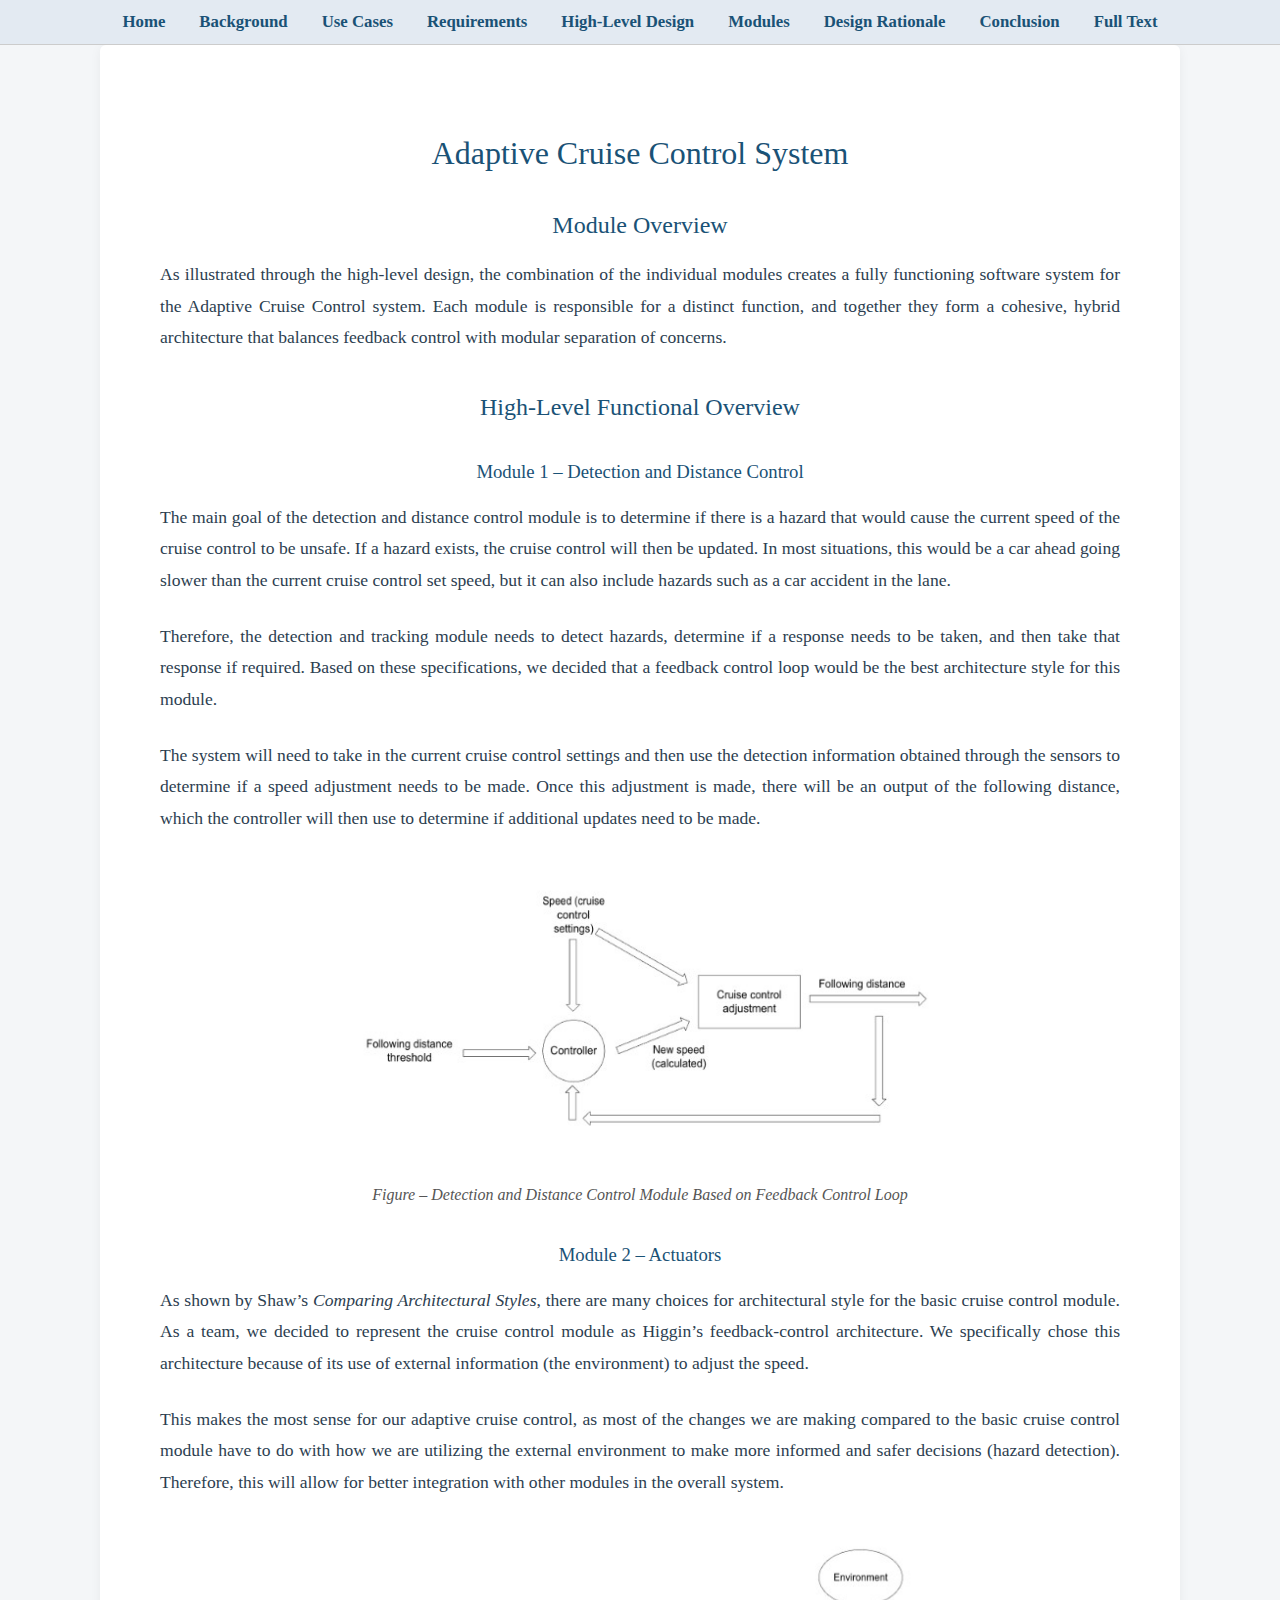
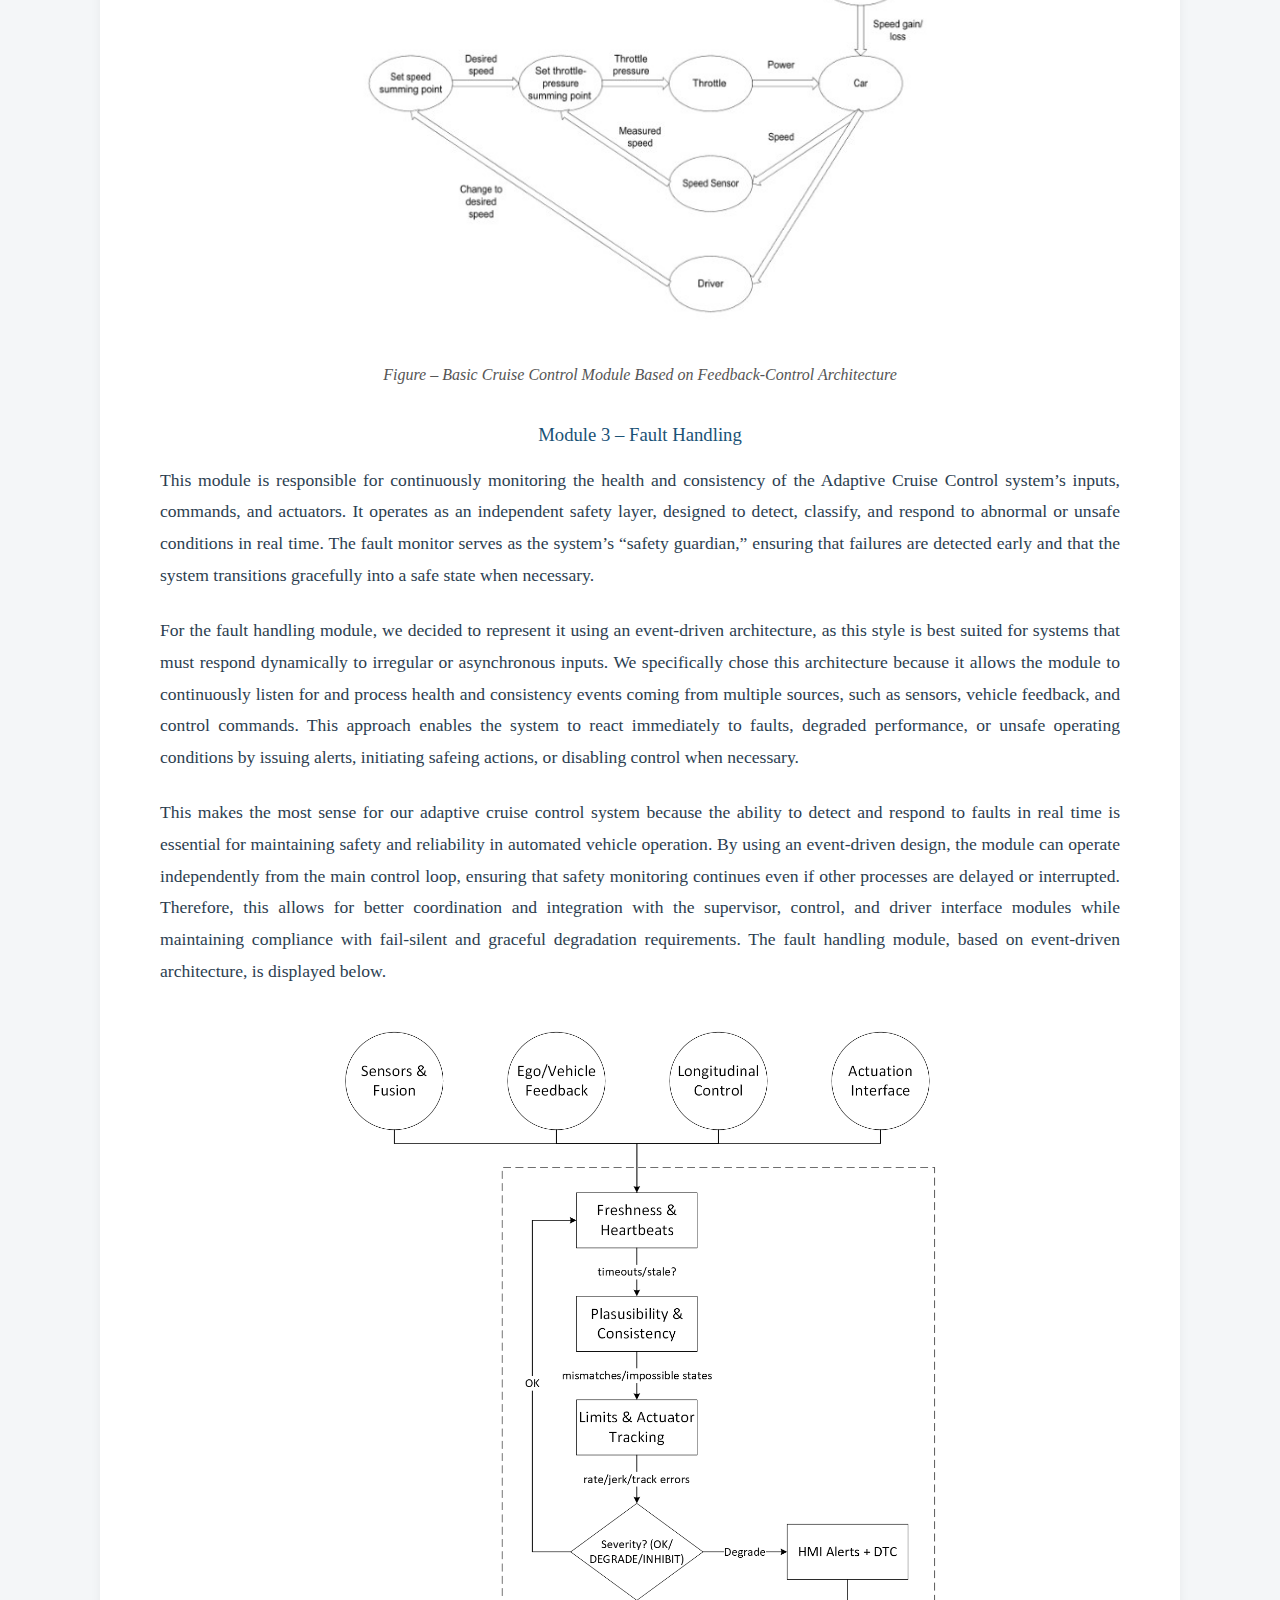
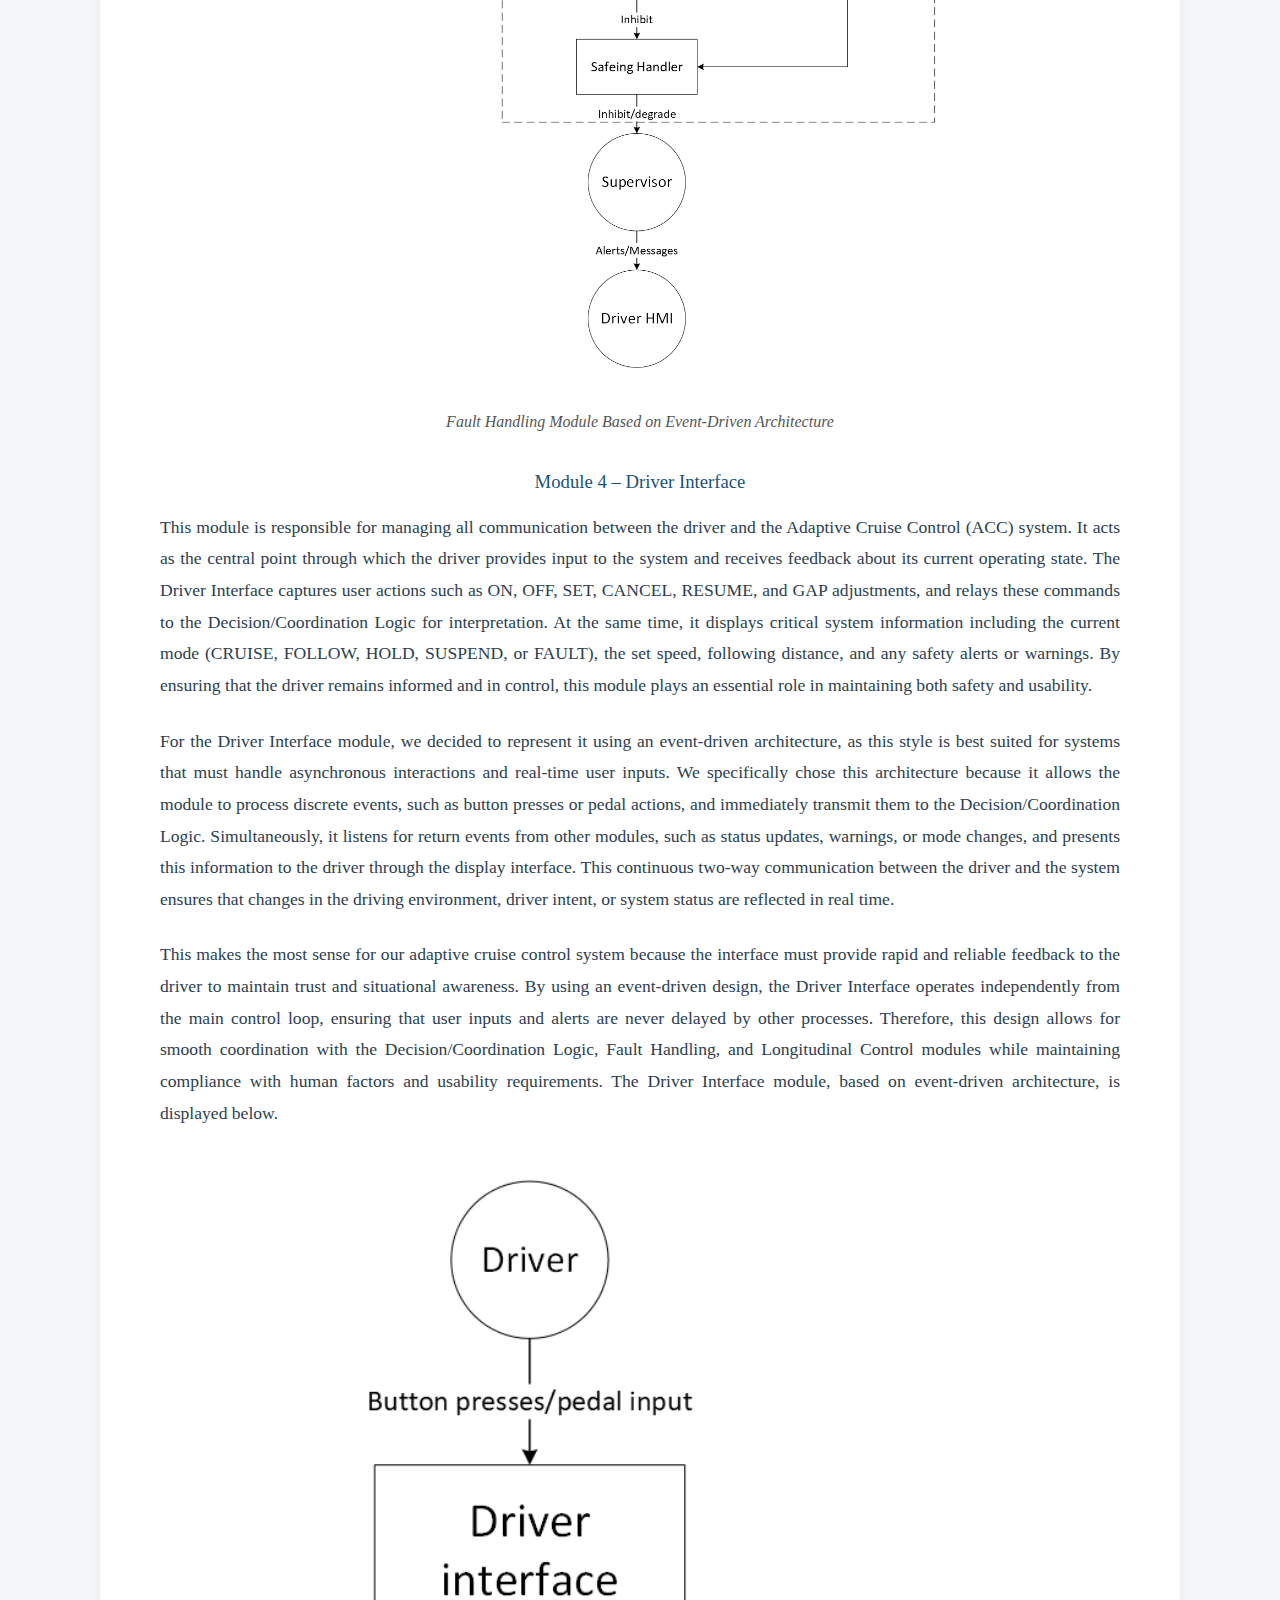
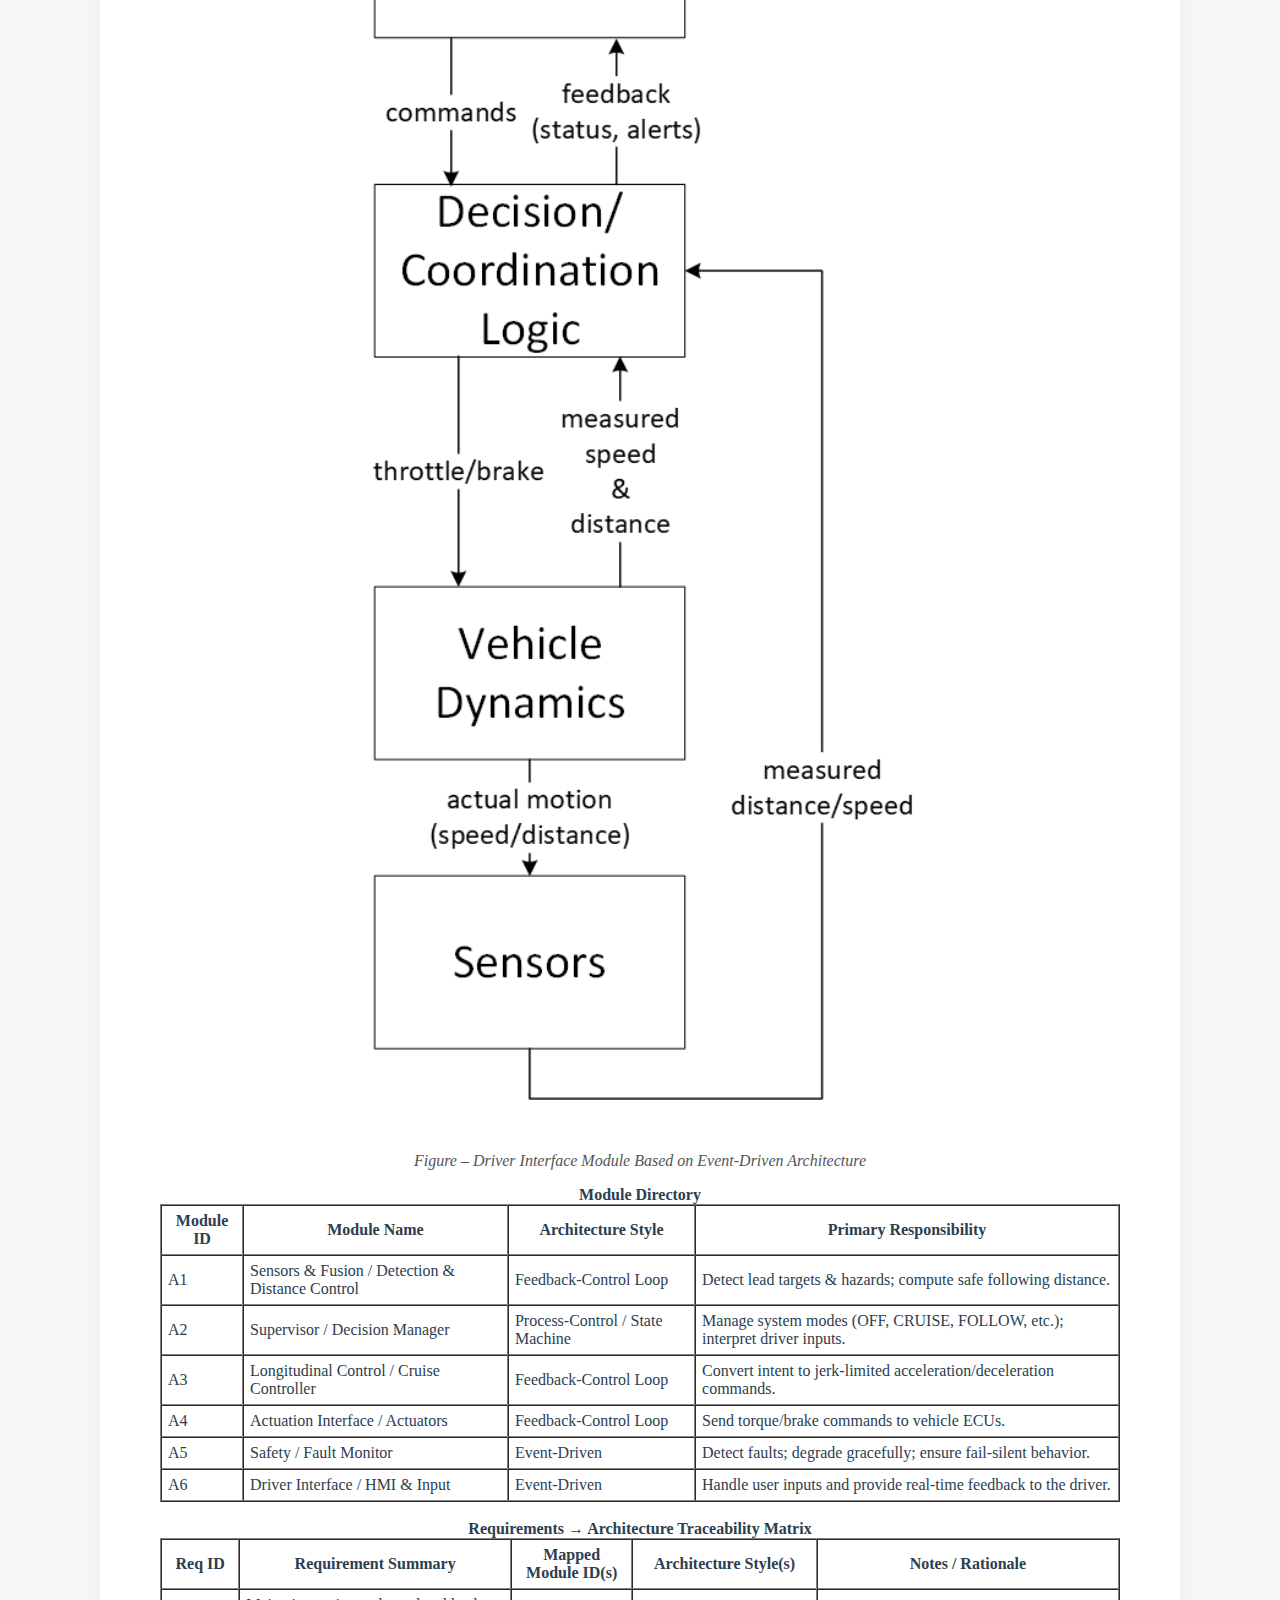
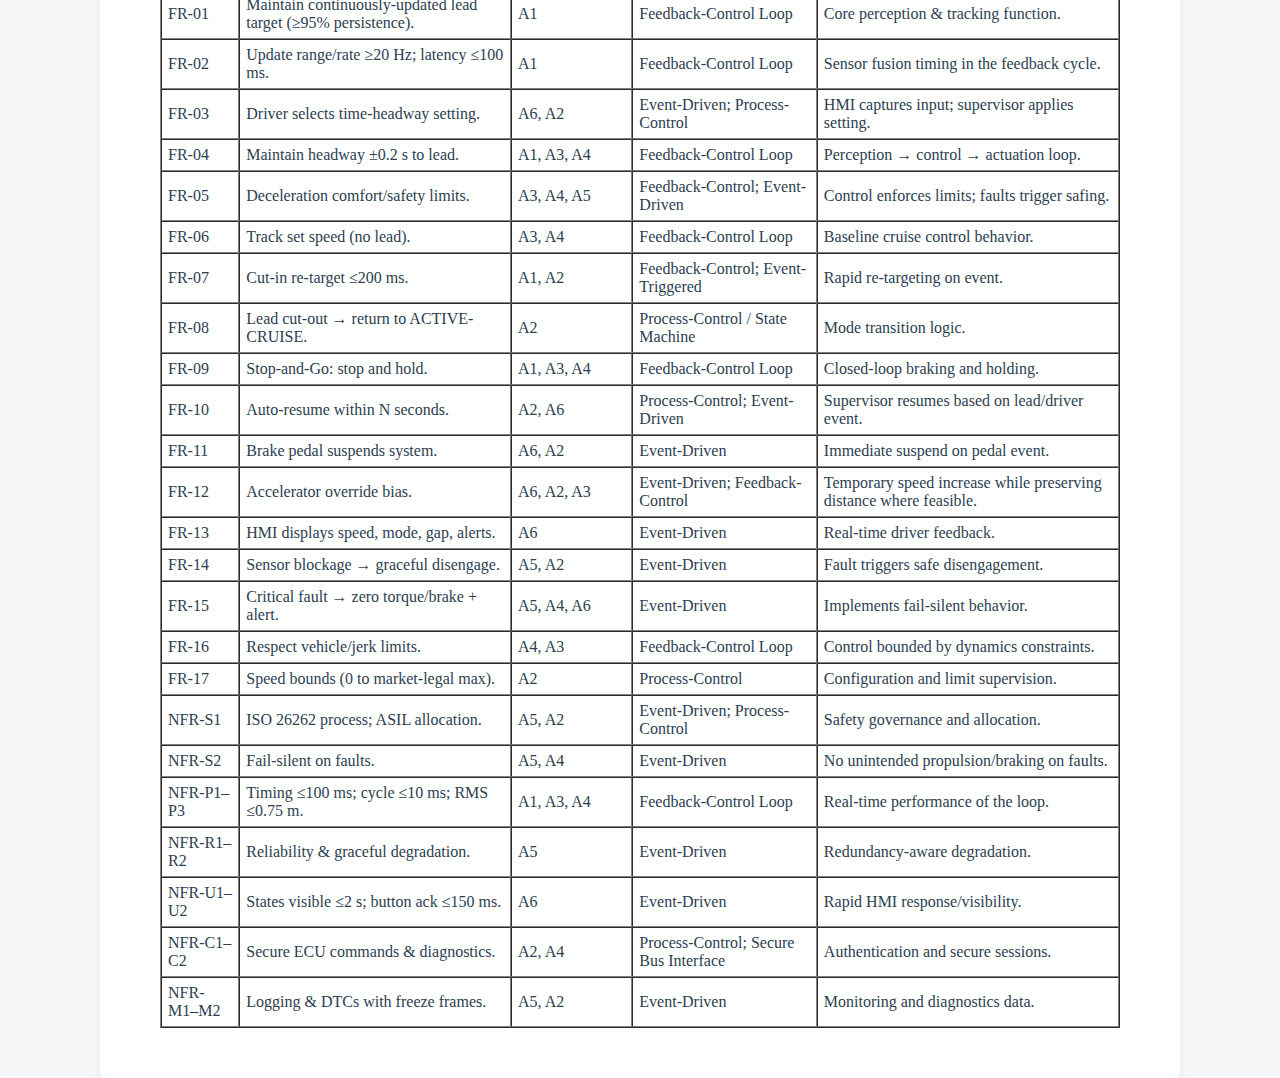
<file: modules.html>
<!DOCTYPE html>
<html lang="en">
<head>
    <meta charset="UTF-8">
    <title>Modules – Adaptive Cruise Control</title>
    <link rel="stylesheet" href="css/style.css">
</head>
<body>
<nav>
    <a href="index.html">Home</a>
    <a href="background.html">Background</a>
    <a href="usecases.html">Use Cases</a>
    <a href="requirements.html">Requirements</a>
    <a href="design.html">High-Level Design</a>
    <a href="modules.html">Modules</a>
    <a href="rationale.html">Design Rationale</a>
    <a href="conclusion.html">Conclusion</a>
    <a href="fulltext.html">Full Text</a>
</nav>


<div class="container">
    <h1>Adaptive Cruise Control System</h1>
    <h2>Module Overview</h2>
    <p>
        As illustrated through the high-level design, the combination of the individual modules creates a fully functioning software system for the Adaptive Cruise Control system. Each module is responsible for a distinct function, and together they form a cohesive, hybrid architecture that balances feedback control with modular separation of concerns.
    </p>

    <h2>High-Level Functional Overview</h2>

    <h3>Module 1 – Detection and Distance Control</h3>
    <p>
        The main goal of the detection and distance control module is to determine if there is a hazard that would cause the current speed of the cruise control to be unsafe. If a hazard exists, the cruise control will then be updated. In most situations, this would be a car ahead going slower than the current cruise control set speed, but it can also include hazards such as a car accident in the lane.
    </p>
    <p>
        Therefore, the detection and tracking module needs to detect hazards, determine if a response needs to be taken, and then take that response if required. Based on these specifications, we decided that a feedback control loop would be the best architecture style for this module.
    </p>
    <p>
        The system will need to take in the current cruise control settings and then use the detection information obtained through the sensors to determine if a speed adjustment needs to be made. Once this adjustment is made, there will be an output of the following distance, which the controller will then use to determine if additional updates need to be made.
    </p>

    <figure>
        <img src="images/detection-distance-control-design.jpg" alt="Detection and Distance Control Module Diagram" style="width:100%; max-width:600px; display:block; margin:40px auto;">
        <figcaption style="text-align:center; font-style:italic;">Figure – Detection and Distance Control Module Based on Feedback Control Loop</figcaption>
    </figure>

    <h3>Module 2 – Actuators</h3>
    <p>
        As shown by Shaw’s <em>Comparing Architectural Styles</em>, there are many choices for architectural style for the basic cruise control module. As a team, we decided to represent the cruise control module as Higgin’s feedback-control architecture. We specifically chose this architecture because of its use of external information (the environment) to adjust the speed.
    </p>
    <p>
        This makes the most sense for our adaptive cruise control, as most of the changes we are making compared to the basic cruise control module have to do with how we are utilizing the external environment to make more informed and safer decisions (hazard detection). Therefore, this will allow for better integration with other modules in the overall system.
    </p>

    <figure>
        <img src="images/basic-cruise-control.jpg" alt="Basic Cruise Control Module Diagram" style="width:100%; max-width:600px; display:block; margin:40px auto;">
        <figcaption style="text-align:center; font-style:italic;">Figure – Basic Cruise Control Module Based on Feedback-Control Architecture</figcaption>
    </figure>

    <h3>Module 3 – Fault Handling</h3>
    <p>
        This module is responsible for continuously monitoring the health and consistency of the Adaptive Cruise Control system’s inputs, commands, and actuators. It operates as an independent safety layer, designed to detect, classify, and respond to abnormal or unsafe conditions in real time. The fault monitor serves as the system’s “safety guardian,” ensuring that failures are detected early and that the system transitions gracefully into a safe state when necessary.
    </p>
    <p>
        For the fault handling module, we decided to represent it using an event-driven architecture, as this style is best suited for systems that must respond dynamically to irregular or asynchronous inputs. We specifically chose this architecture because it allows the module to continuously listen for and process health and consistency events coming from multiple sources, such as sensors, vehicle feedback, and control commands. This approach enables the system to react immediately to faults, degraded performance, or unsafe operating conditions by issuing alerts, initiating safeing actions, or disabling control when necessary.
    </p>
    <p>
        This makes the most sense for our adaptive cruise control system because the ability to detect and respond to faults in real time is essential for maintaining safety and reliability in automated vehicle operation. By using an event-driven design, the module can operate independently from the main control loop, ensuring that safety monitoring continues even if other processes are delayed or interrupted. Therefore, this allows for better coordination and integration with the supervisor, control, and driver interface modules while maintaining compliance with fail-silent and graceful degradation requirements. The fault handling module, based on event-driven architecture, is displayed below.
    </p>

    <figure>
        <img src="images/fault-handling-arch.png" alt="Basic Cruise Control Module Diagram" style="width:100%; max-width:600px; display:block; margin:40px auto;">
        <figcaption style="text-align:center; font-style:italic;">Fault Handling Module Based on Event-Driven Architecture</figcaption>
    </figure>

    <h3>Module 4 – Driver Interface</h3>
    <p>
        This module is responsible for managing all communication between the driver and the Adaptive Cruise Control (ACC) system. It acts as the central point through which the driver provides input to the system and receives feedback about its current operating state. The Driver Interface captures user actions such as ON, OFF, SET, CANCEL, RESUME, and GAP adjustments, and relays these commands to the Decision/Coordination Logic for interpretation. At the same time, it displays critical system information including the current mode (CRUISE, FOLLOW, HOLD, SUSPEND, or FAULT), the set speed, following distance, and any safety alerts or warnings. By ensuring that the driver remains informed and in control, this module plays an essential role in maintaining both safety and usability.
    </p>
    <p>
        For the Driver Interface module, we decided to represent it using an event-driven architecture, as this style is best suited for systems that must handle asynchronous interactions and real-time user inputs. We specifically chose this architecture because it allows the module to process discrete events, such as button presses or pedal actions, and immediately transmit them to the Decision/Coordination Logic. Simultaneously, it listens for return events from other modules, such as status updates, warnings, or mode changes, and presents this information to the driver through the display interface. This continuous two-way communication between the driver and the system ensures that changes in the driving environment, driver intent, or system status are reflected in real time.
    </p>
    <p>
        This makes the most sense for our adaptive cruise control system because the interface must provide rapid and reliable feedback to the driver to maintain trust and situational awareness. By using an event-driven design, the Driver Interface operates independently from the main control loop, ensuring that user inputs and alerts are never delayed by other processes. Therefore, this design allows for smooth coordination with the Decision/Coordination Logic, Fault Handling, and Longitudinal Control modules while maintaining compliance with human factors and usability requirements. The Driver Interface module, based on event-driven architecture, is displayed below.
    </p>
    <figure>
        <img src="images/driver-interface-arch.png" alt="Detection and Distance Control Module Diagram" style="width:100%; max-width:600px; display:block; margin:40px auto;">
        <figcaption style="text-align:center; font-style:italic;">Figure – Driver Interface Module Based on Event-Driven Architecture</figcaption>
    </figure>
    <table border="1" cellpadding="6" cellspacing="0">
  <caption><strong>Module Directory</strong></caption>
  <thead>
    <tr>
      <th>Module ID</th>
      <th>Module Name</th>
      <th>Architecture Style</th>
      <th>Primary Responsibility</th>
    </tr>
  </thead>
  <tbody>
    <tr>
      <td>A1</td>
      <td>Sensors &amp; Fusion / Detection &amp; Distance Control</td>
      <td>Feedback-Control Loop</td>
      <td>Detect lead targets &amp; hazards; compute safe following distance.</td>
    </tr>
    <tr>
      <td>A2</td>
      <td>Supervisor / Decision Manager</td>
      <td>Process-Control / State Machine</td>
      <td>Manage system modes (OFF, CRUISE, FOLLOW, etc.); interpret driver inputs.</td>
    </tr>
    <tr>
      <td>A3</td>
      <td>Longitudinal Control / Cruise Controller</td>
      <td>Feedback-Control Loop</td>
      <td>Convert intent to jerk-limited acceleration/deceleration commands.</td>
    </tr>
    <tr>
      <td>A4</td>
      <td>Actuation Interface / Actuators</td>
      <td>Feedback-Control Loop</td>
      <td>Send torque/brake commands to vehicle ECUs.</td>
    </tr>
    <tr>
      <td>A5</td>
      <td>Safety / Fault Monitor</td>
      <td>Event-Driven</td>
      <td>Detect faults; degrade gracefully; ensure fail-silent behavior.</td>
    </tr>
    <tr>
      <td>A6</td>
      <td>Driver Interface / HMI &amp; Input</td>
      <td>Event-Driven</td>
      <td>Handle user inputs and provide real-time feedback to the driver.</td>
    </tr>
  </tbody>
</table>
<br/>
    <table border="1" cellpadding="6" cellspacing="0">
  <caption><strong>Requirements &rarr; Architecture Traceability Matrix</strong></caption>
  <thead>
    <tr>
      <th>Req ID</th>
      <th>Requirement Summary</th>
      <th>Mapped Module ID(s)</th>
      <th>Architecture Style(s)</th>
      <th>Notes / Rationale</th>
    </tr>
  </thead>
  <tbody>
    <tr>
      <td>FR-01</td>
      <td>Maintain continuously-updated lead target (≥95% persistence).</td>
      <td>A1</td>
      <td>Feedback-Control Loop</td>
      <td>Core perception &amp; tracking function.</td>
    </tr>
    <tr>
      <td>FR-02</td>
      <td>Update range/rate ≥20 Hz; latency ≤100 ms.</td>
      <td>A1</td>
      <td>Feedback-Control Loop</td>
      <td>Sensor fusion timing in the feedback cycle.</td>
    </tr>
    <tr>
      <td>FR-03</td>
      <td>Driver selects time-headway setting.</td>
      <td>A6, A2</td>
      <td>Event-Driven; Process-Control</td>
      <td>HMI captures input; supervisor applies setting.</td>
    </tr>
    <tr>
      <td>FR-04</td>
      <td>Maintain headway ±0.2 s to lead.</td>
      <td>A1, A3, A4</td>
      <td>Feedback-Control Loop</td>
      <td>Perception → control → actuation loop.</td>
    </tr>
    <tr>
      <td>FR-05</td>
      <td>Deceleration comfort/safety limits.</td>
      <td>A3, A4, A5</td>
      <td>Feedback-Control; Event-Driven</td>
      <td>Control enforces limits; faults trigger safing.</td>
    </tr>
    <tr>
      <td>FR-06</td>
      <td>Track set speed (no lead).</td>
      <td>A3, A4</td>
      <td>Feedback-Control Loop</td>
      <td>Baseline cruise control behavior.</td>
    </tr>
    <tr>
      <td>FR-07</td>
      <td>Cut-in re-target ≤200 ms.</td>
      <td>A1, A2</td>
      <td>Feedback-Control; Event-Triggered</td>
      <td>Rapid re-targeting on event.</td>
    </tr>
    <tr>
      <td>FR-08</td>
      <td>Lead cut-out → return to ACTIVE-CRUISE.</td>
      <td>A2</td>
      <td>Process-Control / State Machine</td>
      <td>Mode transition logic.</td>
    </tr>
    <tr>
      <td>FR-09</td>
      <td>Stop-and-Go: stop and hold.</td>
      <td>A1, A3, A4</td>
      <td>Feedback-Control Loop</td>
      <td>Closed-loop braking and holding.</td>
    </tr>
    <tr>
      <td>FR-10</td>
      <td>Auto-resume within N seconds.</td>
      <td>A2, A6</td>
      <td>Process-Control; Event-Driven</td>
      <td>Supervisor resumes based on lead/driver event.</td>
    </tr>
    <tr>
      <td>FR-11</td>
      <td>Brake pedal suspends system.</td>
      <td>A6, A2</td>
      <td>Event-Driven</td>
      <td>Immediate suspend on pedal event.</td>
    </tr>
    <tr>
      <td>FR-12</td>
      <td>Accelerator override bias.</td>
      <td>A6, A2, A3</td>
      <td>Event-Driven; Feedback-Control</td>
      <td>Temporary speed increase while preserving distance where feasible.</td>
    </tr>
    <tr>
      <td>FR-13</td>
      <td>HMI displays speed, mode, gap, alerts.</td>
      <td>A6</td>
      <td>Event-Driven</td>
      <td>Real-time driver feedback.</td>
    </tr>
    <tr>
      <td>FR-14</td>
      <td>Sensor blockage → graceful disengage.</td>
      <td>A5, A2</td>
      <td>Event-Driven</td>
      <td>Fault triggers safe disengagement.</td>
    </tr>
    <tr>
      <td>FR-15</td>
      <td>Critical fault → zero torque/brake + alert.</td>
      <td>A5, A4, A6</td>
      <td>Event-Driven</td>
      <td>Implements fail-silent behavior.</td>
    </tr>
    <tr>
      <td>FR-16</td>
      <td>Respect vehicle/jerk limits.</td>
      <td>A4, A3</td>
      <td>Feedback-Control Loop</td>
      <td>Control bounded by dynamics constraints.</td>
    </tr>
    <tr>
      <td>FR-17</td>
      <td>Speed bounds (0 to market-legal max).</td>
      <td>A2</td>
      <td>Process-Control</td>
      <td>Configuration and limit supervision.</td>
    </tr>
    <tr>
      <td>NFR-S1</td>
      <td>ISO 26262 process; ASIL allocation.</td>
      <td>A5, A2</td>
      <td>Event-Driven; Process-Control</td>
      <td>Safety governance and allocation.</td>
    </tr>
    <tr>
      <td>NFR-S2</td>
      <td>Fail-silent on faults.</td>
      <td>A5, A4</td>
      <td>Event-Driven</td>
      <td>No unintended propulsion/braking on faults.</td>
    </tr>
    <tr>
      <td>NFR-P1–P3</td>
      <td>Timing ≤100 ms; cycle ≤10 ms; RMS ≤0.75 m.</td>
      <td>A1, A3, A4</td>
      <td>Feedback-Control Loop</td>
      <td>Real-time performance of the loop.</td>
    </tr>
    <tr>
      <td>NFR-R1–R2</td>
      <td>Reliability &amp; graceful degradation.</td>
      <td>A5</td>
      <td>Event-Driven</td>
      <td>Redundancy-aware degradation.</td>
    </tr>
    <tr>
      <td>NFR-U1–U2</td>
      <td>States visible ≤2 s; button ack ≤150 ms.</td>
      <td>A6</td>
      <td>Event-Driven</td>
      <td>Rapid HMI response/visibility.</td>
    </tr>
    <tr>
      <td>NFR-C1–C2</td>
      <td>Secure ECU commands &amp; diagnostics.</td>
      <td>A2, A4</td>
      <td>Process-Control; Secure Bus Interface</td>
      <td>Authentication and secure sessions.</td>
    </tr>
    <tr>
      <td>NFR-M1–M2</td>
      <td>Logging &amp; DTCs with freeze frames.</td>
      <td>A5, A2</td>
      <td>Event-Driven</td>
      <td>Monitoring and diagnostics data.</td>
    </tr>
  </tbody>
</table>
</div>
</body>
</html>
</file>
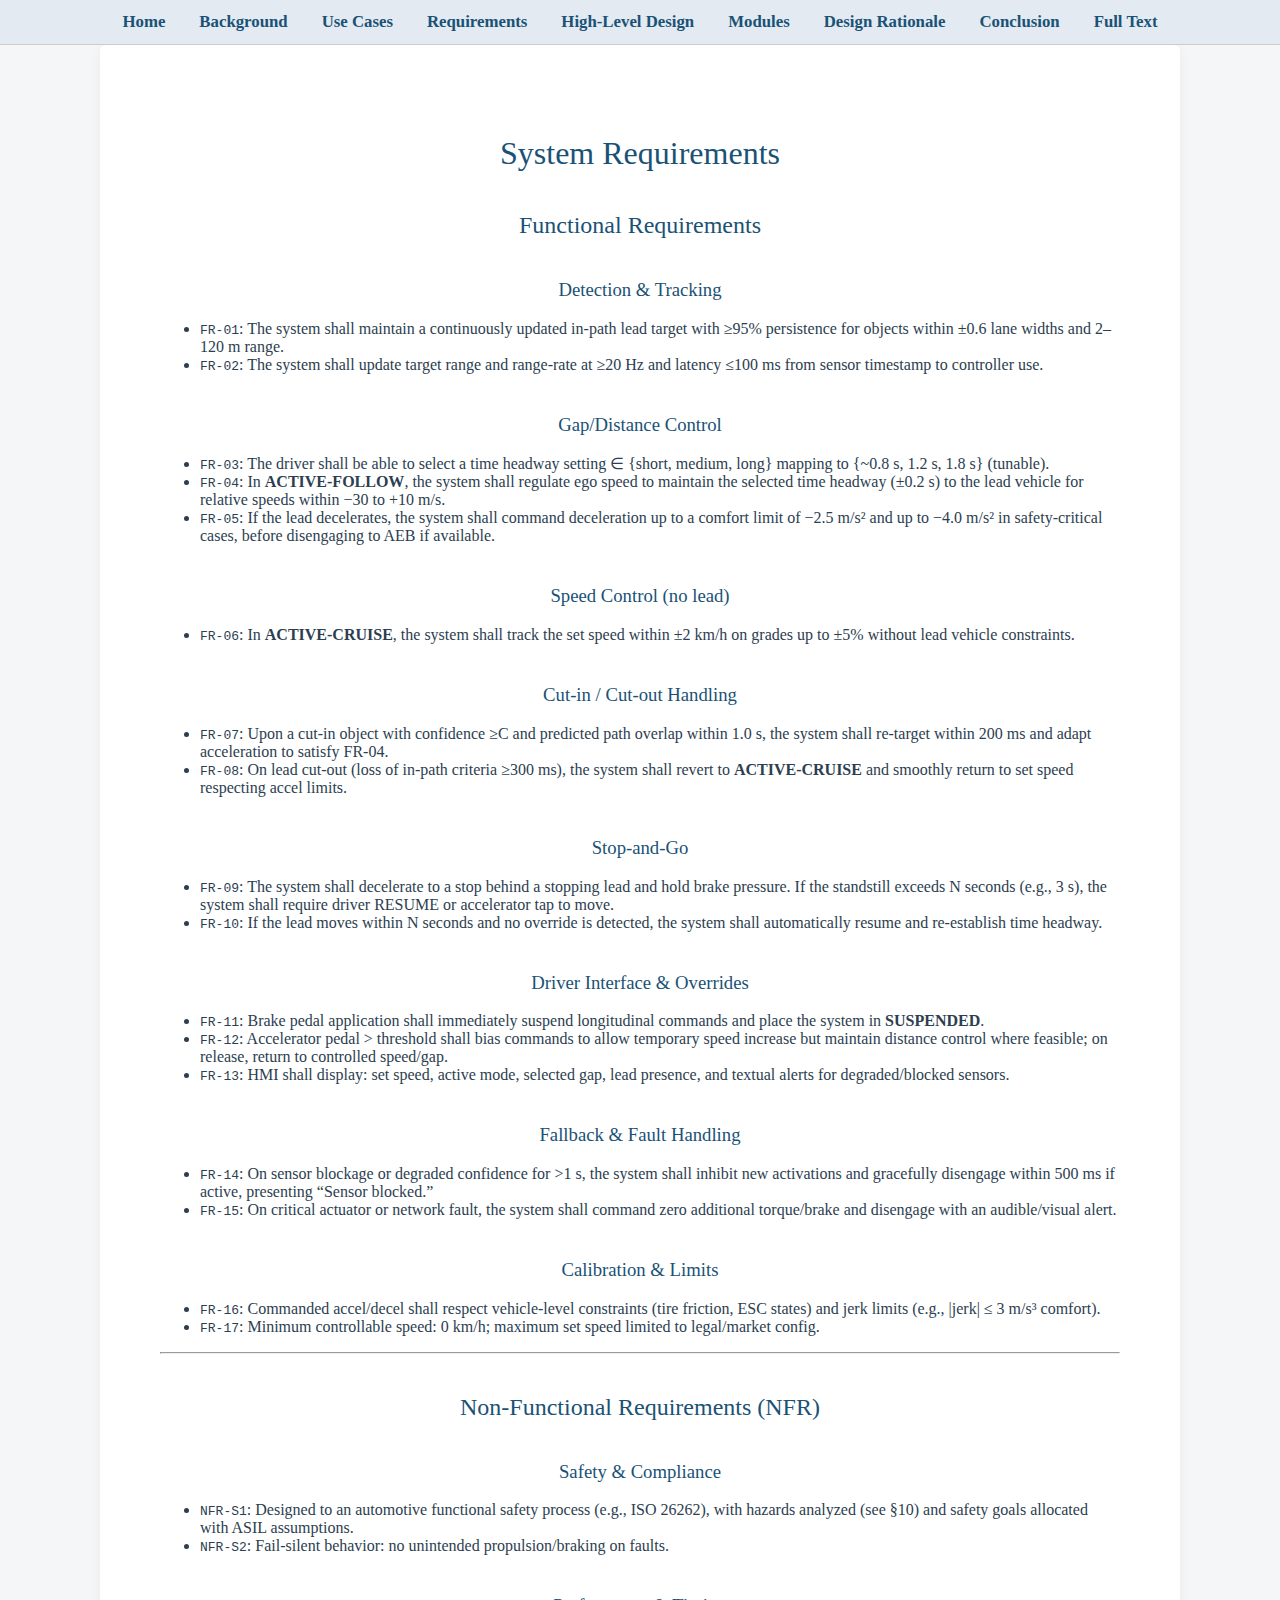
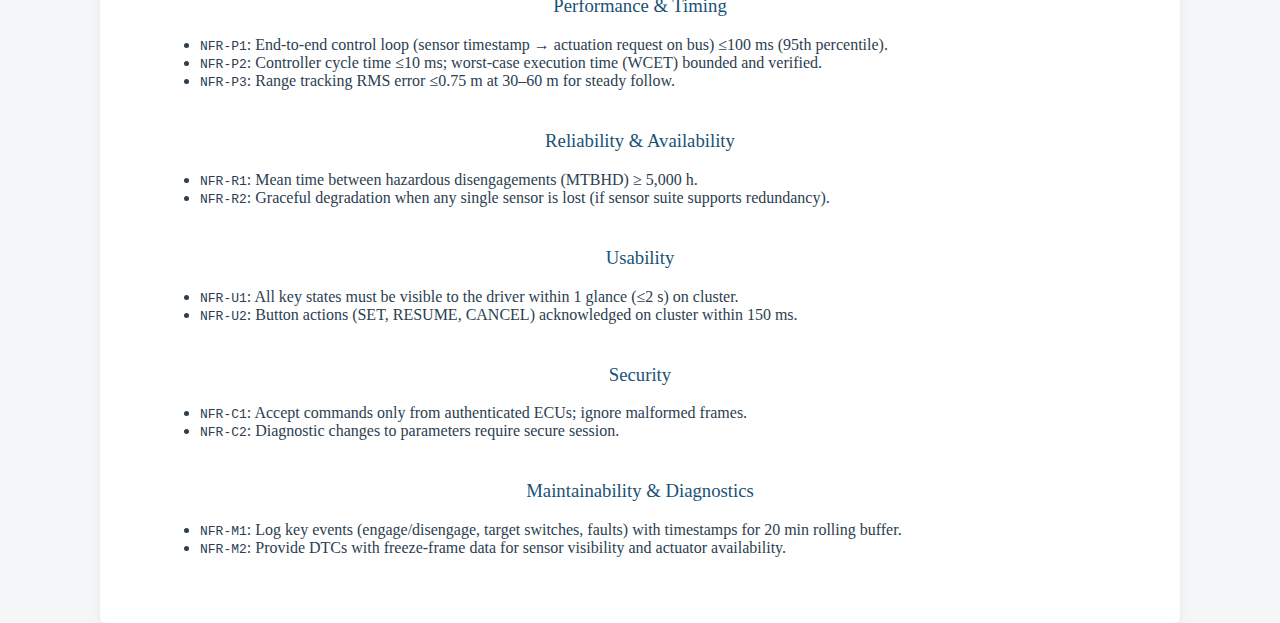
<file: requirements.html>
<!DOCTYPE html>
<html lang="en">
<head>
    <meta charset="UTF-8">
    <title>Requirements – Adaptive Cruise Control</title>
    <link rel="stylesheet" href="css/style.css">
</head>
<body>
<nav>
    <a href="index.html">Home</a>
    <a href="background.html">Background</a>
    <a href="usecases.html">Use Cases</a>
    <a href="requirements.html">Requirements</a>
    <a href="design.html">High-Level Design</a>
    <a href="modules.html">Modules</a>
    <a href="rationale.html">Design Rationale</a>
    <a href="conclusion.html">Conclusion</a>
    <a href="fulltext.html">Full Text</a>
</nav>


<div class="container">
    <h1>System Requirements</h1>

    <h2>Functional Requirements</h2>

<section aria-labelledby="det-track">
      <h3 id="det-track">Detection &amp; Tracking</h3>
      <ul>
        <li><code>FR-01</code>: The system shall maintain a continuously updated in-path lead target with &ge;95% persistence for objects within &plusmn;0.6 lane widths and 2&ndash;120&nbsp;m range.</li>
        <li><code>FR-02</code>: The system shall update target range and range-rate at &ge;20&nbsp;Hz and latency &le;100&nbsp;ms from sensor timestamp to controller use.</li>
      </ul>
    </section>

    <section aria-labelledby="gap-distance">
      <h3 id="gap-distance">Gap/Distance Control</h3>
      <ul>
        <li><code>FR-03</code>: The driver shall be able to select a time headway setting &isin; {short, medium, long} mapping to {~0.8&nbsp;s, 1.2&nbsp;s, 1.8&nbsp;s} (tunable).</li>
        <li><code>FR-04</code>: In <strong>ACTIVE-FOLLOW</strong>, the system shall regulate ego speed to maintain the selected time headway (&plusmn;0.2&nbsp;s) to the lead vehicle for relative speeds within &minus;30 to +10&nbsp;m/s.</li>
        <li><code>FR-05</code>: If the lead decelerates, the system shall command deceleration up to a comfort limit of &minus;2.5&nbsp;m/s&sup2; and up to &minus;4.0&nbsp;m/s&sup2; in safety-critical cases, before disengaging to AEB if available.</li>
      </ul>
    </section>

    <section aria-labelledby="speed-control">
      <h3 id="speed-control">Speed Control (no lead)</h3>
      <ul>
        <li><code>FR-06</code>: In <strong>ACTIVE-CRUISE</strong>, the system shall track the set speed within &plusmn;2&nbsp;km/h on grades up to &plusmn;5% without lead vehicle constraints.</li>
      </ul>
    </section>

    <section aria-labelledby="cut-handling">
      <h3 id="cut-handling">Cut-in / Cut-out Handling</h3>
      <ul>
        <li><code>FR-07</code>: Upon a cut-in object with confidence &ge;C and predicted path overlap within 1.0&nbsp;s, the system shall re-target within 200&nbsp;ms and adapt acceleration to satisfy FR-04.</li>
        <li><code>FR-08</code>: On lead cut-out (loss of in-path criteria &ge;300&nbsp;ms), the system shall revert to <strong>ACTIVE-CRUISE</strong> and smoothly return to set speed respecting accel limits.</li>
      </ul>
    </section>

    <section aria-labelledby="stop-go">
      <h3 id="stop-go">Stop-and-Go</h3>
      <ul>
        <li><code>FR-09</code>: The system shall decelerate to a stop behind a stopping lead and hold brake pressure. If the standstill exceeds N seconds (e.g., 3&nbsp;s), the system shall require driver RESUME or accelerator tap to move.</li>
        <li><code>FR-10</code>: If the lead moves within N seconds and no override is detected, the system shall automatically resume and re-establish time headway.</li>
      </ul>
    </section>

    <section aria-labelledby="driver-interface">
      <h3 id="driver-interface">Driver Interface &amp; Overrides</h3>
      <ul>
        <li><code>FR-11</code>: Brake pedal application shall immediately suspend longitudinal commands and place the system in <strong>SUSPENDED</strong>.</li>
        <li><code>FR-12</code>: Accelerator pedal &gt; threshold shall bias commands to allow temporary speed increase but maintain distance control where feasible; on release, return to controlled speed/gap.</li>
        <li><code>FR-13</code>: HMI shall display: set speed, active mode, selected gap, lead presence, and textual alerts for degraded/blocked sensors.</li>
      </ul>
    </section>

    <section aria-labelledby="fallback">
      <h3 id="fallback">Fallback &amp; Fault Handling</h3>
      <ul>
        <li><code>FR-14</code>: On sensor blockage or degraded confidence for &gt;1&nbsp;s, the system shall inhibit new activations and gracefully disengage within 500&nbsp;ms if active, presenting &ldquo;Sensor blocked.&rdquo;</li>
        <li><code>FR-15</code>: On critical actuator or network fault, the system shall command zero additional torque/brake and disengage with an audible/visual alert.</li>
      </ul>
    </section>

    <section aria-labelledby="cal-limits">
      <h3 id="cal-limits">Calibration &amp; Limits</h3>
      <ul>
        <li><code>FR-16</code>: Commanded accel/decel shall respect vehicle-level constraints (tire friction, ESC states) and jerk limits (e.g., |jerk| &le; 3&nbsp;m/s&sup3; comfort).</li>
        <li><code>FR-17</code>: Minimum controllable speed: 0&nbsp;km/h; maximum set speed limited to legal/market config.</li>
      </ul>
    </section>

    <hr />

    <header>
      <h2>Non-Functional Requirements (NFR)</h2>
    </header>

    <section aria-labelledby="safety">
      <h3 id="safety">Safety &amp; Compliance</h3>
      <ul>
        <li><code>NFR-S1</code>: Designed to an automotive functional safety process (e.g., ISO&nbsp;26262), with hazards analyzed (see &sect;10) and safety goals allocated with ASIL assumptions.</li>
        <li><code>NFR-S2</code>: Fail-silent behavior: no unintended propulsion/braking on faults.</li>
      </ul>
    </section>

    <section aria-labelledby="performance">
      <h3 id="performance">Performance &amp; Timing</h3>
      <ul>
        <li><code>NFR-P1</code>: End-to-end control loop (sensor timestamp &rarr; actuation request on bus) &le;100&nbsp;ms (95th percentile).</li>
        <li><code>NFR-P2</code>: Controller cycle time &le;10&nbsp;ms; worst-case execution time (WCET) bounded and verified.</li>
        <li><code>NFR-P3</code>: Range tracking RMS error &le;0.75&nbsp;m at 30&ndash;60&nbsp;m for steady follow.</li>
      </ul>
    </section>

    <section aria-labelledby="reliability">
      <h3 id="reliability">Reliability &amp; Availability</h3>
      <ul>
        <li><code>NFR-R1</code>: Mean time between hazardous disengagements (MTBHD) &ge; 5,000&nbsp;h.</li>
        <li><code>NFR-R2</code>: Graceful degradation when any single sensor is lost (if sensor suite supports redundancy).</li>
      </ul>
    </section>

    <section aria-labelledby="usability">
      <h3 id="usability">Usability</h3>
      <ul>
        <li><code>NFR-U1</code>: All key states must be visible to the driver within 1 glance (&le;2&nbsp;s) on cluster.</li>
        <li><code>NFR-U2</code>: Button actions (SET, RESUME, CANCEL) acknowledged on cluster within 150&nbsp;ms.</li>
      </ul>
    </section>

    <section aria-labelledby="security">
      <h3 id="security">Security</h3>
      <ul>
        <li><code>NFR-C1</code>: Accept commands only from authenticated ECUs; ignore malformed frames.</li>
        <li><code>NFR-C2</code>: Diagnostic changes to parameters require secure session.</li>
      </ul>
    </section>

    <section aria-labelledby="maintainability">
      <h3 id="maintainability">Maintainability &amp; Diagnostics</h3>
      <ul>
        <li><code>NFR-M1</code>: Log key events (engage/disengage, target switches, faults) with timestamps for 20&nbsp;min rolling buffer.</li>
        <li><code>NFR-M2</code>: Provide DTCs with freeze-frame data for sensor visibility and actuator availability.</li>
      </ul>
    </section>
</div>
</body>
</html>
</file>
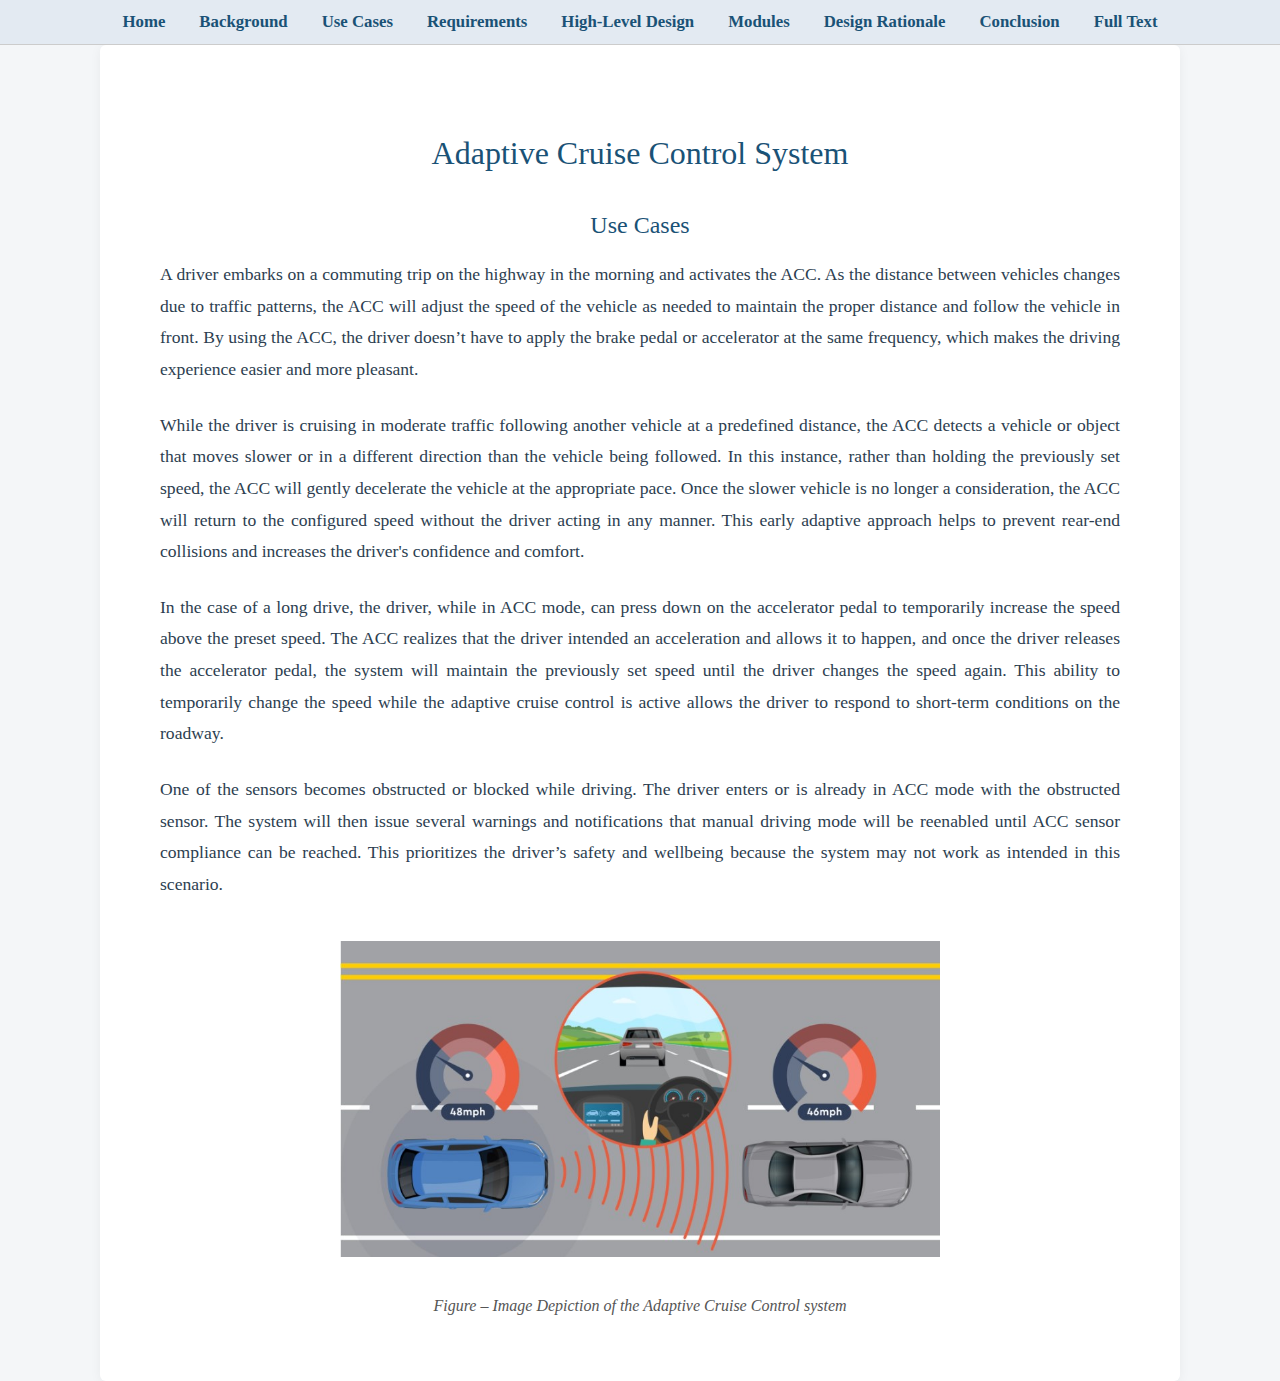
<file: usecases.html>
<!DOCTYPE html>
<html lang="en">
<head>
    <meta charset="UTF-8">
    <title>Use Cases – Adaptive Cruise Control</title>
    <link rel="stylesheet" href="css/style.css">
</head>
<body>
<nav>
    <a href="index.html">Home</a>
    <a href="background.html">Background</a>
    <a href="usecases.html">Use Cases</a>
    <a href="requirements.html">Requirements</a>
    <a href="design.html">High-Level Design</a>
    <a href="modules.html">Modules</a>
    <a href="rationale.html">Design Rationale</a>
    <a href="conclusion.html">Conclusion</a>
    <a href="fulltext.html">Full Text</a>
</nav>

<div class="container">
<h1>Adaptive Cruise Control System</h1>
<h2>Use Cases</h2>

<p>
    A driver embarks on a commuting trip on the highway in the morning and activates the ACC. As the distance between vehicles changes due to traffic patterns, the ACC will adjust the speed of the vehicle as needed to maintain the proper distance and follow the vehicle in front. By using the ACC, the driver doesn’t have to apply the brake pedal or accelerator at the same frequency, which makes the driving experience easier and more pleasant.
</p>

<p>
    While the driver is cruising in moderate traffic following another vehicle at a predefined distance, the ACC detects a vehicle or object that moves slower or in a different direction than the vehicle being followed. In this instance, rather than holding the previously set speed, the ACC will gently decelerate the vehicle at the appropriate pace. Once the slower vehicle is no longer a consideration, the ACC will return to the configured speed without the driver acting in any manner. This early adaptive approach helps to prevent rear-end collisions and increases the driver's confidence and comfort.
</p>

<p>
    In the case of a long drive, the driver, while in ACC mode, can press down on the accelerator pedal to temporarily increase the speed above the preset speed. The ACC realizes that the driver intended an acceleration and allows it to happen, and once the driver releases the accelerator pedal, the system will maintain the previously set speed until the driver changes the speed again. This ability to temporarily change the speed while the adaptive cruise control is active allows the driver to respond to short-term conditions on the roadway.
</p>

<p>
    One of the sensors becomes obstructed or blocked while driving. The driver enters or is already in ACC mode with the obstructed sensor. The system will then issue several warnings and notifications that manual driving mode will be reenabled until ACC sensor compliance can be reached. This prioritizes the driver’s safety and wellbeing because the system may not work as intended in this scenario.
</p>
    <figure>
    <img src="images/adaptive-cruise-control.jpg" alt="Module Overview of the Adaptive Cruise Control system">
    <figcaption>Figure – Image Depiction of the Adaptive Cruise Control system</figcaption>
</figure>

</div>
</body>
</html>
</file>
<file: css/style.css>
body {
    font-family: "Georgia", serif;
    background-color: #f4f6f8;
    color: #2c3e50;
    margin: 0;
    padding: 0;
}

nav {
    background-color: #e3eaf2;
    padding: 12px 20px;
    border-bottom: 1px solid #ccc;
    text-align: center;
    position: sticky;
    top: 0;
    z-index: 10;
}

nav a {
    margin: 0 15px;
    text-decoration: none;
    color: #1a5276;
    font-weight: bold;
    font-size: 1.05em;
}

nav a:hover {
    text-decoration: underline;
    color: #154360;
}

.container {
    max-width: 960px;
    margin: auto auto;
    padding: 50px 60px;
    background-color: #ffffff;
    box-shadow: 0 2px 12px rgba(0, 0, 0, 0.05);
    border-radius: 6px;
}

h1, h2, h3 {
    color: #1a5276;
    font-weight: normal;
    text-align: center;
    margin-top: 40px;
}

p {
    line-height: 1.8;
    font-size: 1.1em;
    margin-bottom: 24px;
    text-align: justify;
}

figure img {
    width: 100%;
    max-width: 600px;
    display: block;
    margin: 40px auto;
}

figcaption {
    text-align: center;
    font-style: italic;
    color: #555;
}
</file>
